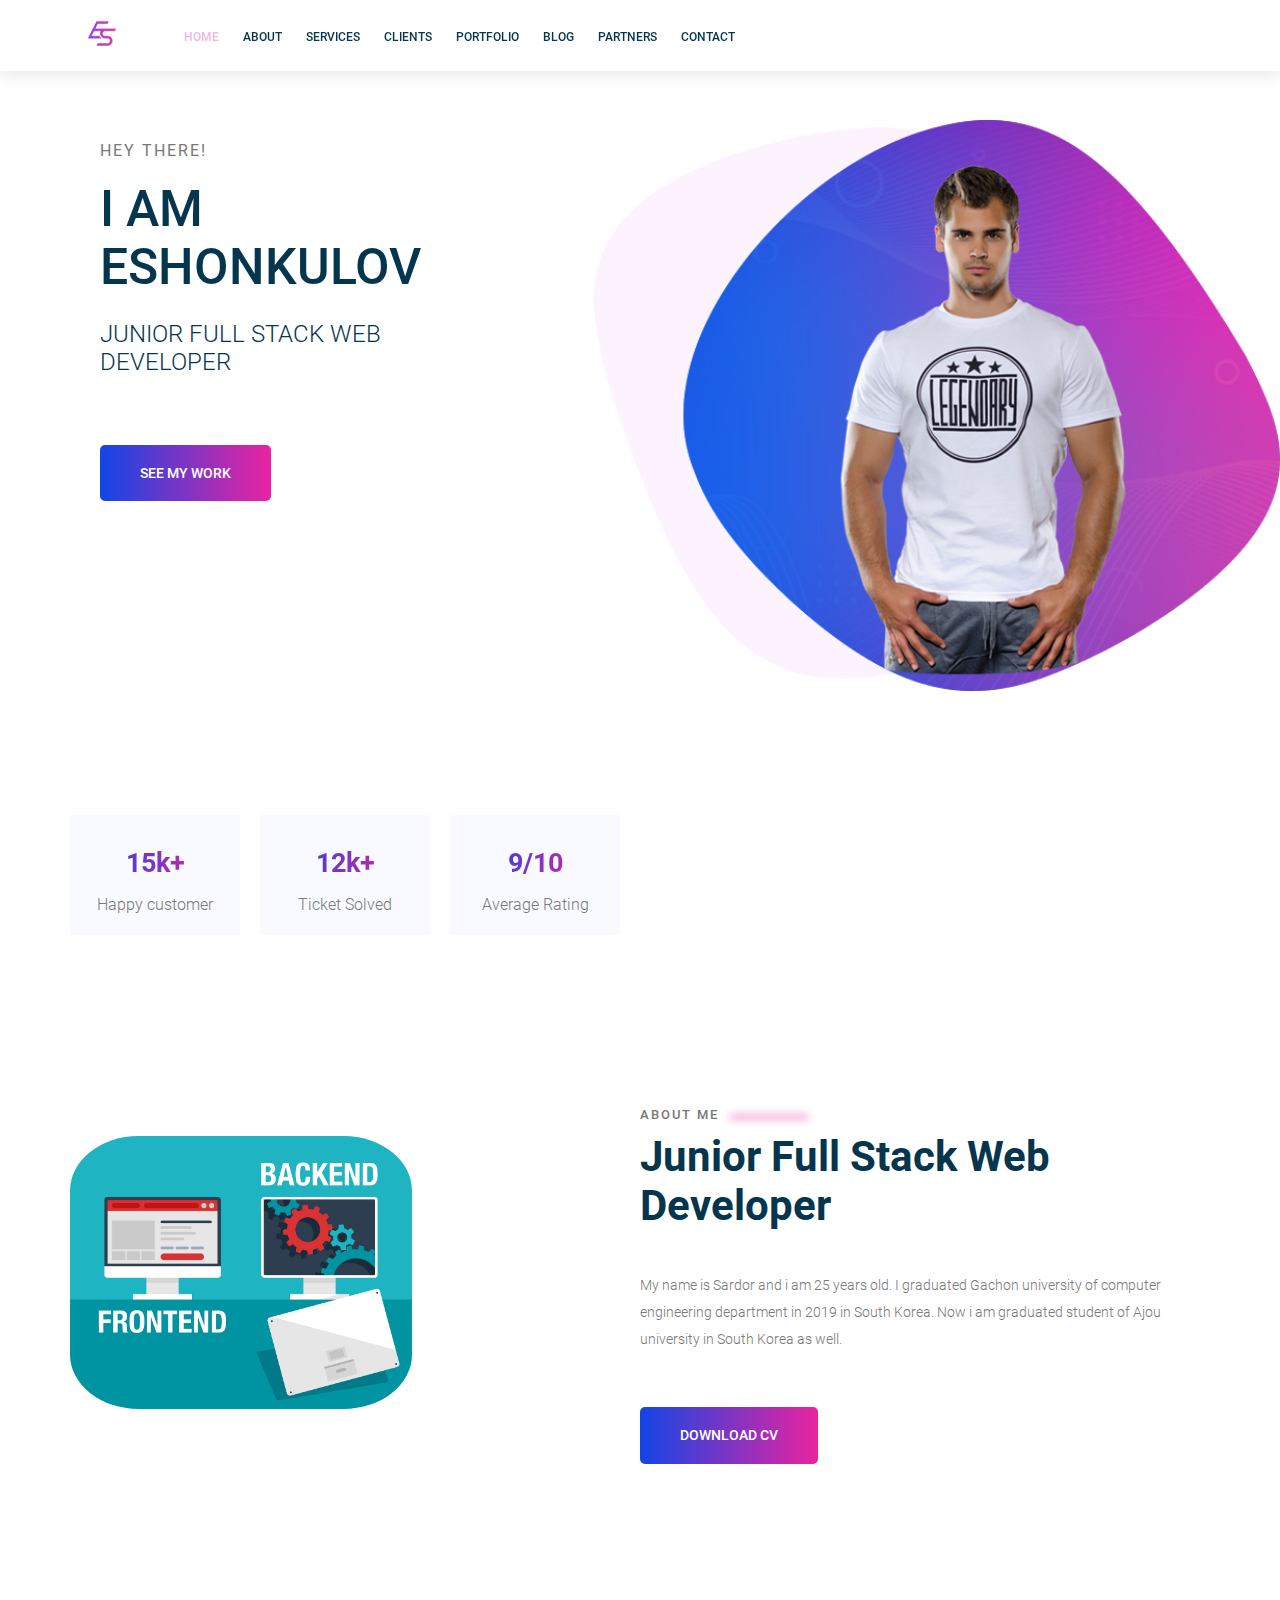
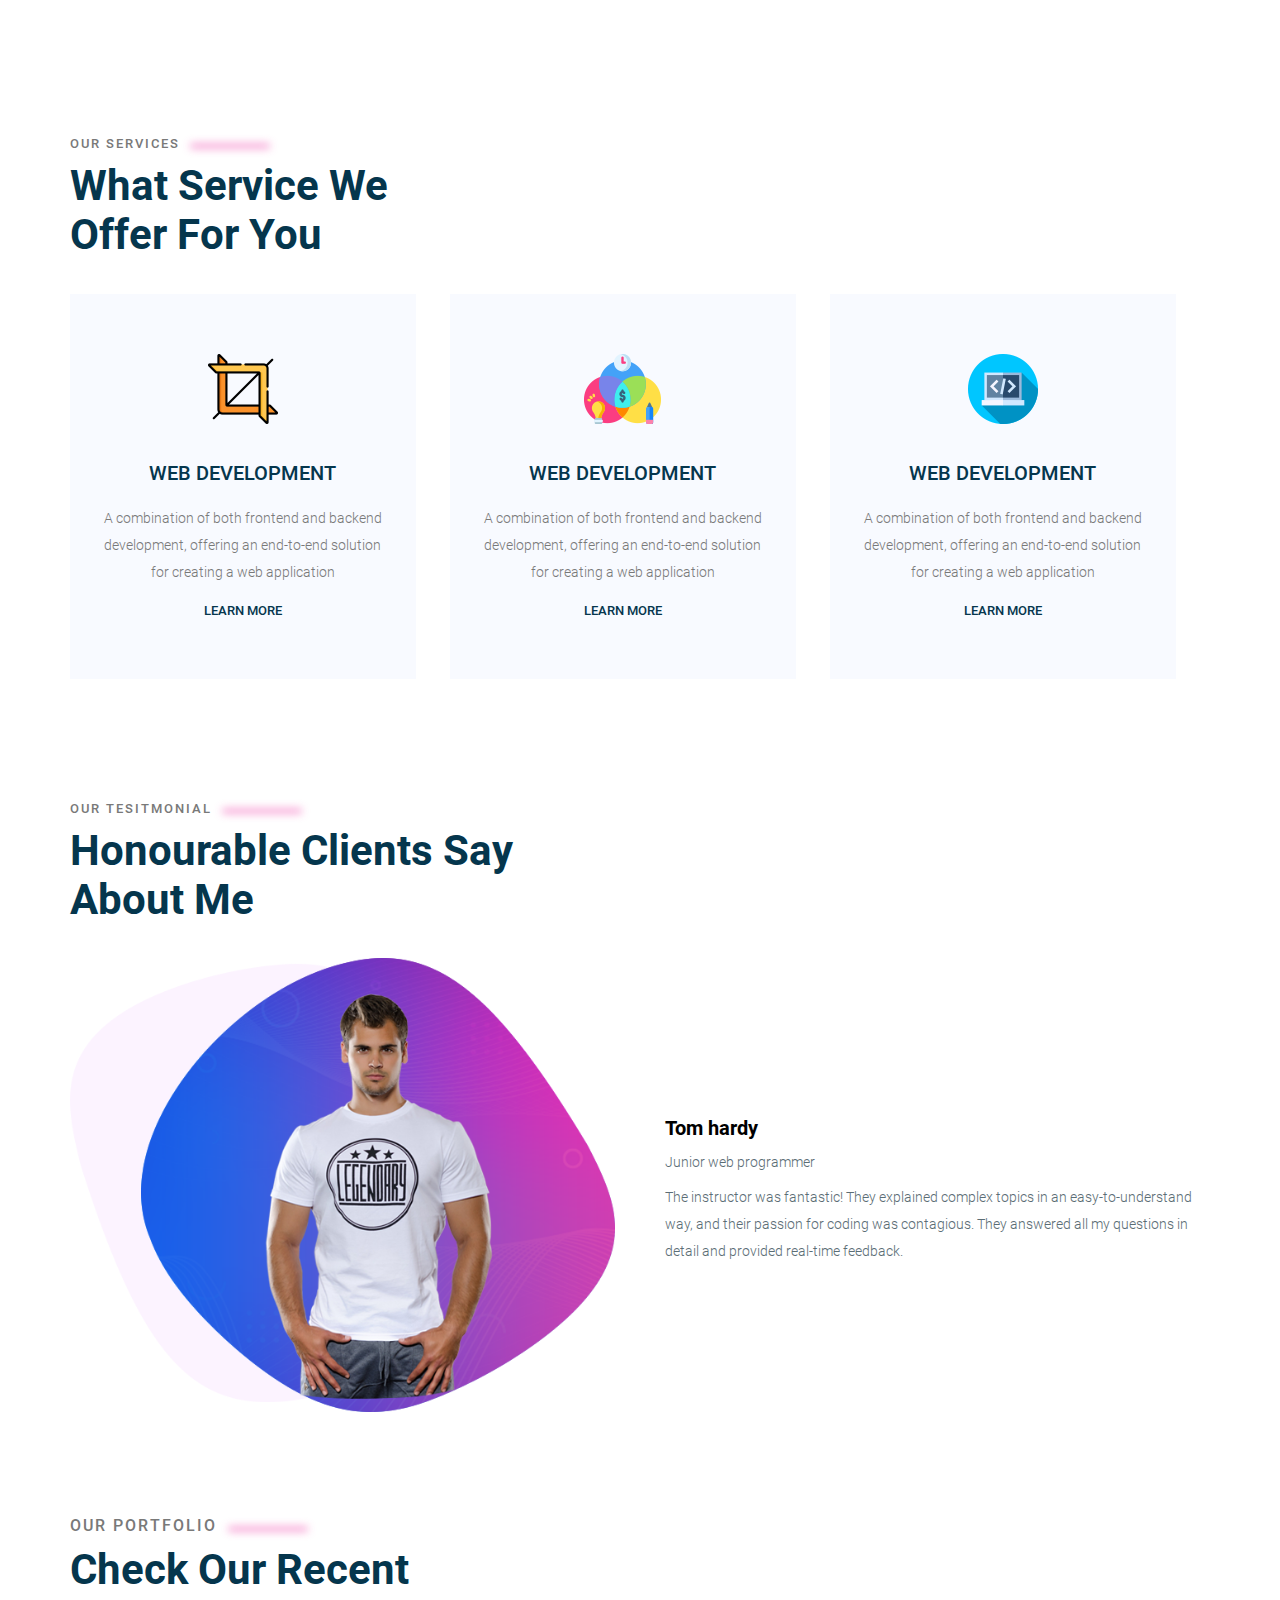
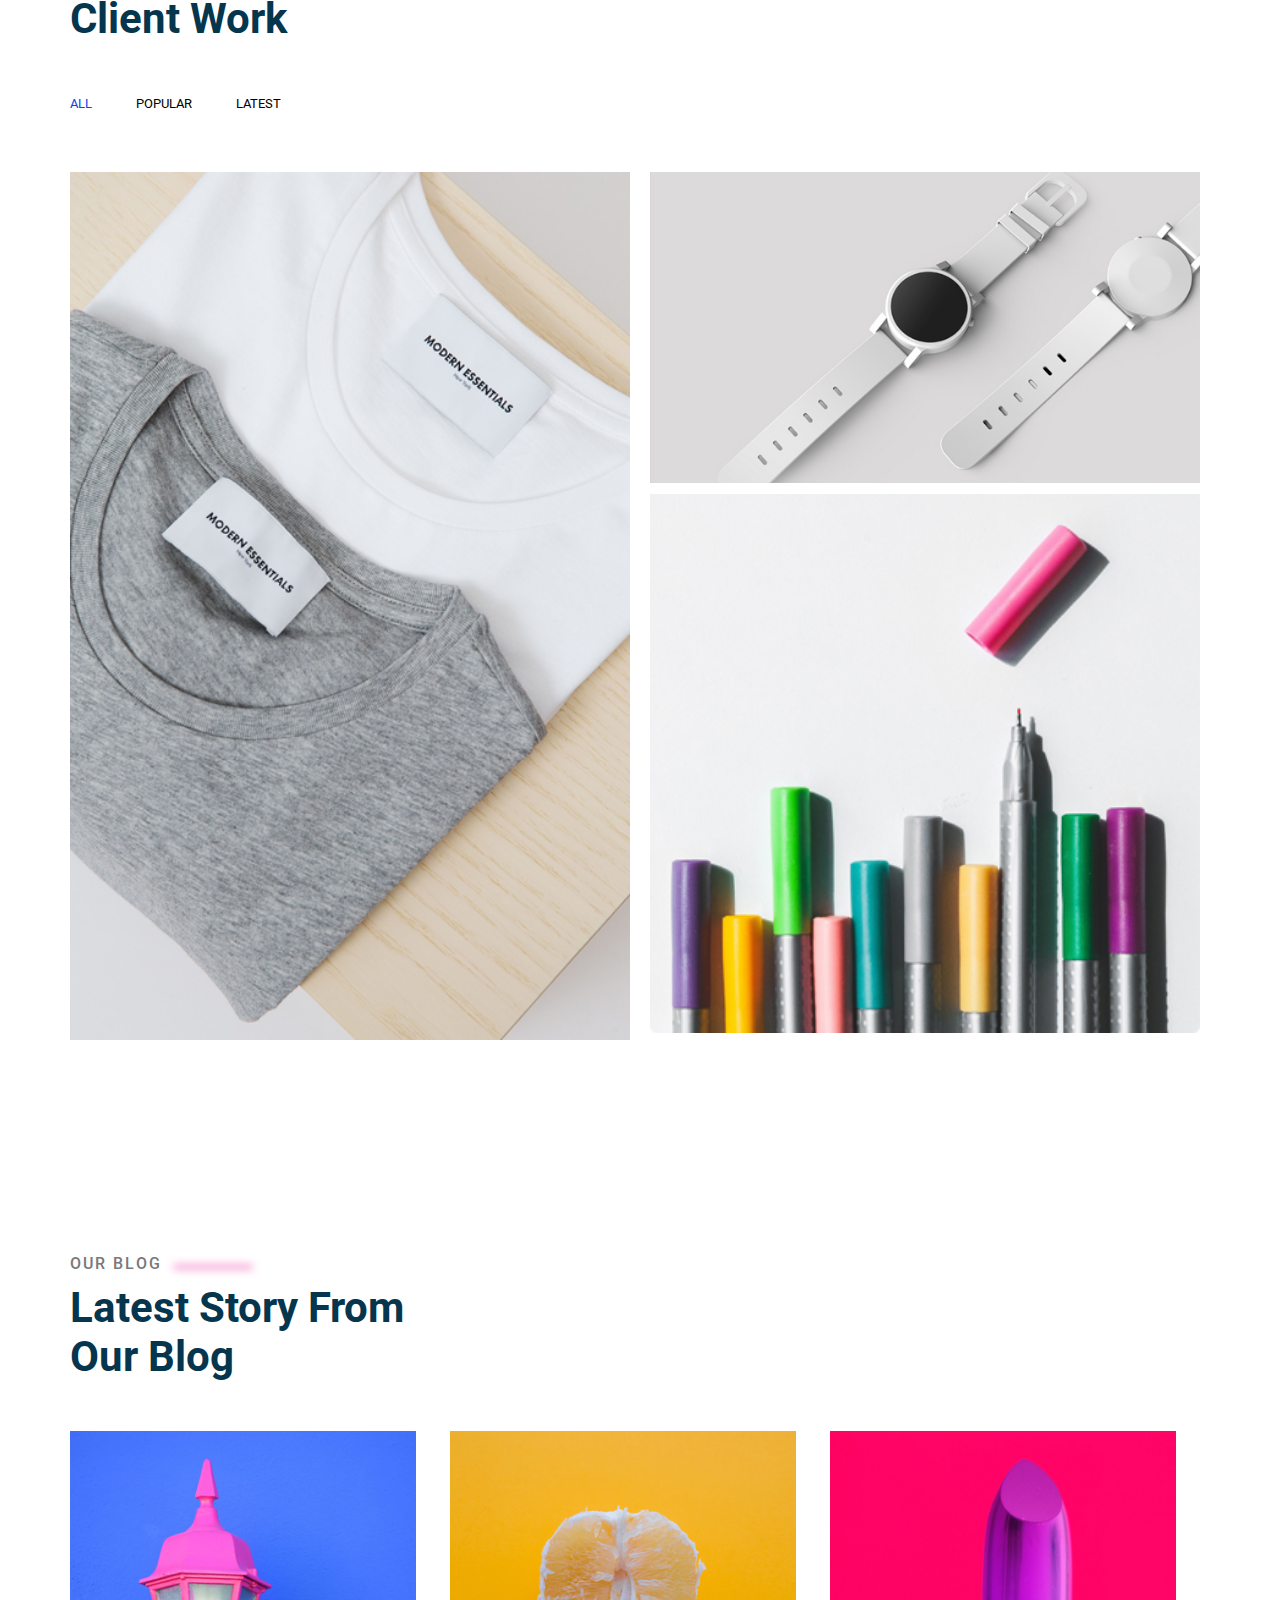
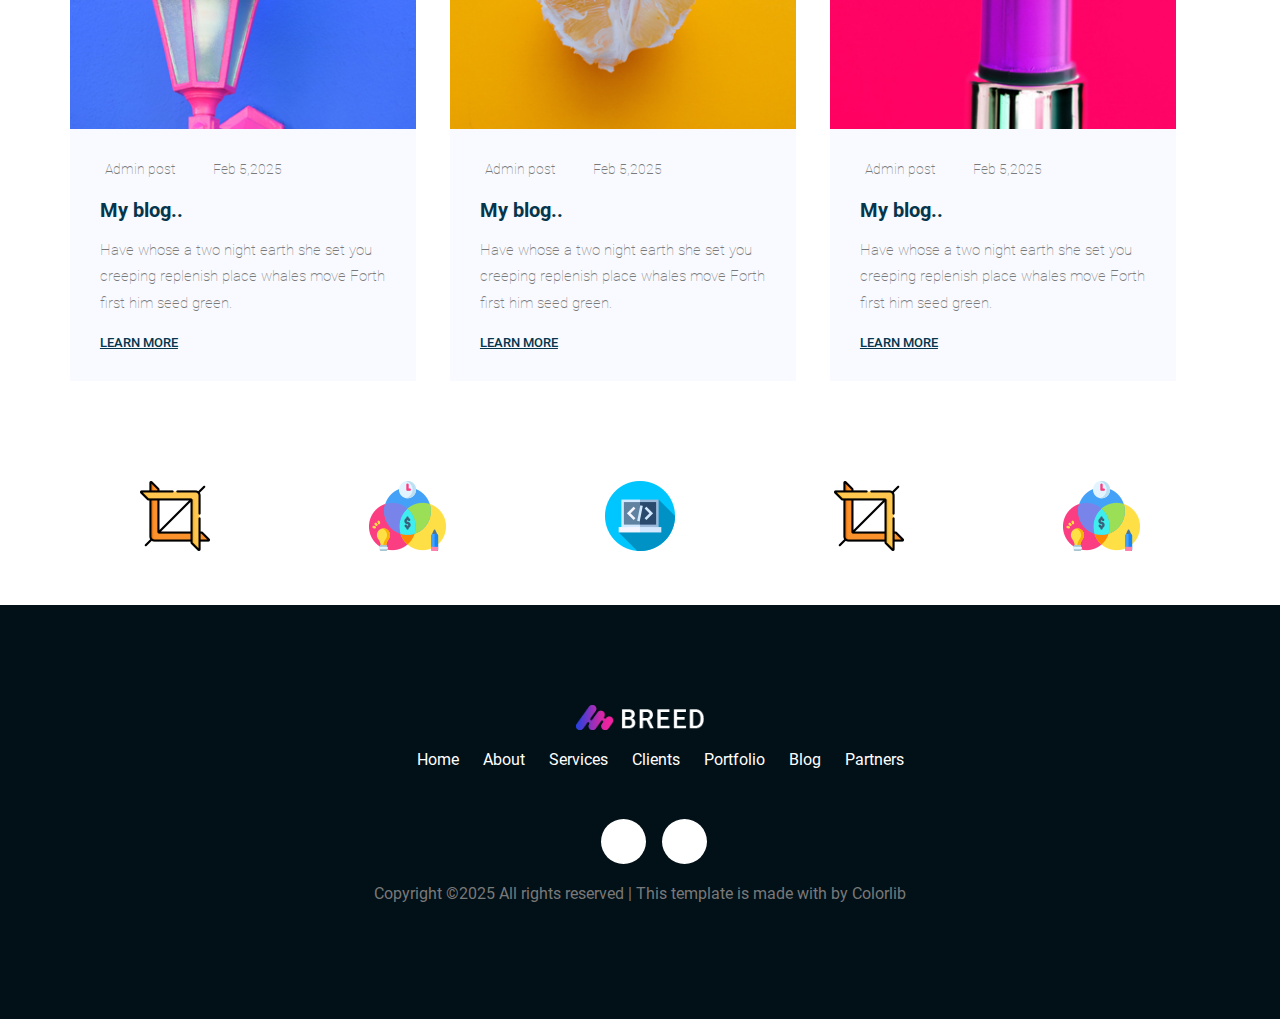
<file: index.html>
<!DOCTYPE html>
<html lang="en">
<head>
  <meta charset="UTF-8">
  <meta name="viewport" content="width=device-width, initial-scale=1.0">
  <title>Portfolio</title>
  <link rel="stylesheet" href="css/shared.css">
  <link rel="stylesheet" href="css/main.css">
  <link rel="stylesheet" href="https://cdnjs.cloudflare.com/ajax/libs/font-awesome/6.7.1/css/all.min.css" integrity="sha512-5Hs3dF2AEPkpNAR7UiOHba+lRSJNeM2ECkwxUIxC1Q/FLycGTbNapWXB4tP889k5T5Ju8fs4b1P5z/iB4nMfSQ==" crossorigin="anonymous" referrerpolicy="no-referrer" />
</head>  
<body>
  <!-- Header section -->
    <header class="main-header">
      <div class="container">
        <div class="main-header__brand">
        <a href="index.html">
          <img src="images/logo.png" alt="Logo">
        </a>
        </div>
        <nav class="main-navigation">
        <ul class="main-navigation__items">
          <li class="main-navigation__item active">
            <a href="index.html">Home</a>
          </li>
          <li class="main-navigation__item">
            <a href="#about-me">About</a>
          </li>
          <li class="main-navigation__item">
            <a href="#services">Services</a>
          </li>
          <li class="main-navigation__item">
            <a href="#clients">Clients</a>
          </li>
          <li class="main-navigation__item">
            <a href="#portfolio">Portfolio</a>
          </li>
          <li class="main-navigation__item">
            <a href="#blog">Blog</a>
          </li>
          <li class="main-navigation__item">
            <a href="#partners">Partners</a>
          </li>
          <li class="main-navigation__item">
            <a href="contact.html" target="_blank">Contact</a>
          </li>
        </ul>
        </nav>
      </div>
    </header>
  </div>

  <!-- /Header section -->

  <!-- Home section -->
  <div class="main-banner">
    <div class="container">
      <section id="main-section" class="main-section">
        <div class="main-section__info">
          <h4 class="main-section__welcome to-uppercase">Hey there!</h4>
          <h1 class="main-section__introduction to-uppercase">I am Eshonkulov</h1>
          <h3 class="main-section__position to-uppercase">Junior full stack web developer</h3>
          <div class="main-section__social-networks">
          <a href="https://t.me/Sadriddinovich1" target="_blank">
            <i class="fa-brands fa-telegram"></i>
          </a>
          <a href="https://www.instagram.com/ee.sardor14/" target="_blank">
            <i class="fa-brands fa-instagram"></i>
          </a>
        </div>
        <button type="button" class="button main-section__action to-uppercase">
        See my work
        </button>
        </div>
        <div class="main-section__image">
          <img src="images/sardor1.jpg" alt="My image">
        </div>
     </section>
      <div class="clearfix"></div>
   </div>
  </div>
    
   
   <!-- /Home section -->

   <!-- Statistics -->
    <div class="container">
      <section id="statistics" class="statistics">
        <div class="statistics__item">
          <h3 class="statistics__number">
            15k+
          </h3>
          <p class="statistics__title">
            Happy customer
          </p>
        </div>

        <div class="statistics__item">
          <h3 class="statistics__number">
            12k+
          </h3>
          <p class="statistics__title">
            Ticket Solved
          </p>
        </div>

        <div class="statistics__item">
          <h3 class="statistics__number">
            9/10
          </h3>
          <p class="statistics__title">
            Average Rating
          </p>
        </div>
      </section>
    </div>

   <!-- About section -->

   <div class="container">
    <section id="about-me" class="about-me">
      <div class="about-me__image">
        <img src="/images/about-me.png" alt="About me image">
      </div>

      <div class="about-me__info">
        <h5 class="section-subtitle">
          About me
          <span class="blur-line"></span>
        </h5>
        <h3 class="section-title">
          Junior full stack web developer
        </h3>
        <p class="about-me__description">
          My name is Sardor and i am 25 years old. I graduated Gachon university of computer engineering department in 2019 in South Korea. Now i am graduated student of Ajou university in South Korea as well.
        </p>
        <button type="button" class="button to-uppercase about-me__action">
          Download CV
        </button>
      </div>
     </section>
     <div class="clearfix"></div>
   </div>
   
   <!-- /About section -->

   <!-- Services section -->

   <div class="container">
    <section id="services" class="services">
      <h5 class="section-subtitle">
        Our services
        <span class="blur-line"></span>
      </h5>
      <h2 class="section-title">
        What service we <br>
        offer for you
      </h2>
      <div class="services__cards">
        <div class="service-card">
          <img class="service-card__icon" src="images/service-1.png" alt="Service 1">
          <h5 class="service-card__title">Web development</h5>
          <p class="service-card__description">
            A combination of both frontend and backend development, offering an end-to-end solution for creating a web application
          </p>
          <a href="#" class="service-card__link">
            Learn more
          </a>
        </div>

        <div class="service-card">
          <img class="service-card__icon" src="images/service-2.png" alt="Service 1">
          <h5 class="service-card__title">Web development</h5>
          <p class="service-card__description">
            A combination of both frontend and backend development, offering an end-to-end solution for creating a web application
          </p>
          <a href="#" class="service-card__link">
            Learn more
          </a>

        </div>
        <div class="service-card">
          <img class="service-card__icon" src="images/service-3.png" alt="Service 3">
          <h5 class="service-card__title">Web development</h5>
          <p class="service-card__description">
            A combination of both frontend and backend development, offering an end-to-end solution for creating a web application
          </p>
          <a href="#" class="service-card__link">
            Learn more
          </a>
        </div>
      </div>
     </section>
   </div>

   <!-- /Services section -->

   <!-- Clients section -->

   <div class="container">
    <section id="clients" class="clients">
      <h5 class="section-subtitle">
        Our tesitmonial
        <span class="blur-line"></span>
      </h5>
      <h2 class="section-title">
        Honourable clients say <br>
        about me
      </h2>
      <div class="client-items">
        <div class="client-item">
          <div class="client-item__image">
            <img src="images/client.png" alt="Client image">
          </div>
          <div class="client-item__info">
            <h3 class="client-item__name">
              Tom hardy
            </h3>
            <p class="client-item__position">
              Junior web programmer
            </p>
            <p class="client-item__review">
              The instructor was fantastic! They explained complex topics in an easy-to-understand way, and their passion for coding was contagious. They answered all my questions in detail and provided real-time feedback.
            </p>
            <div class="client-item__rate">
              <i class="fa-solid fa-star"></i>
              <i class="fa-solid fa-star"></i>
              <i class="fa-solid fa-star"></i>
              <i class="fa-solid fa-star"></i>
              <i class="fa-solid fa-star disabled"></i>
            </div>
          </div>
        </div>
      </div>
     </section>
     <div class="clearfix"></div>  
   </div>
   <!-- /Clients section -->

   <!-- Portfolio section -->

   <div class="container">
    <section id="portfolio" class="portfolio">
      <div class="section-subtitle">
          Our portfolio
          <span class="blur-line"></span>
      </div>
      <div class="section-title">
        Check our recent <br>
        Client work
      </div>
      <ul class="portfolio-filters">
        <li class="active">
          All
        </li>
        <li>
          Popular
        </li>
        <li>
          Latest
        </li>
      </ul>
      <div class="portfolio-items">
        <div class="portfolio-item portfolio-item-1"> 
          <img src="images/portfolio-1.jpg" class="portfolio-item__image"  alt="Portfolio image 1">
          <div class="portfolio-item__overlay"></div>
          <div class="portfolio-item__info">
            <h4>
              <a href="#">Portfolio item 1</a>
            </h4>
            <p>
              About our work
            </p>
          </div>
        </div>
        <div class="portfolio-item portfolio-item-2">
          <img src="images/portfolio-2.jpg" class="portfolio-item__image"  alt="Portfolio image 2">
          <div class="portfolio-item__overlay"></div>
          <div class="portfolio-item__info">
            <h4>
              <a href="#">Portfolio item 2</a>
            </h4>
            <p>
              About our work
            </p>
          </div>
        </div>
        <div class="portfolio-item portfolio-item-3">
          <img src="images/portfolio-3.jpg" class="portfolio-item__image"  alt="Portfolio image 3">
          <div class="portfolio-item__overlay"></div>
          <div class="portfolio-item__info">
            <h4>
              <a href="#">Portfolio item 3</a>
            </h4>
            <p>
              About our work
            </p>
          </div>
        </div>
      </div>
     </section>
   </div>

   <!-- /Portfolio section -->

   <!-- Blog section -->

    <div class="container">
      <section id="blog" class="blog">
        <div class="section-subtitle">
          Our blog
          <span class="blur-line"></span>
        </div>
        <div class="section-title">
          Latest story from <br>
          our blog
        </div>
        <div class="blog-items">
          <div class="blog-item">
            <div class="blog-item__image">
              <img src="images/blog-1.jpg" alt="Blog 1 image">
            </div>
            <div class="blog-item__info">
              <div class="blog-item__main-info">
                <span class="blog-item__author">
                  <i class="fa fa-user"></i>
                  Admin post
                </span>
                <span class="blog-item__date">
                  <i class="fa fa-calendar"></i>
                  Feb 5,2025
                </span>
              </div>
              <h5 class="blog-item__title">
                My blog..
              </h5>
              <p class="blog-item__description">
                Have whose a two night earth she set you creeping replenish place whales move Forth first him seed green.
              </p>
              <a href="#" class="blog-item__learn-more">
                Learn more
              </a>
            </div>
          </div>
          <div class="blog-item">
            <div class="blog-item__image">
              <img src="images/blog-2.jpg" alt="Blog 2 image">
            </div>
            <div class="blog-item__info">
              <div class="blog-item__main-info">
                <span class="blog-item__author">
                  <i class="fa fa-user"></i>
                  Admin post
                </span>
                <span class="blog-item__date">
                  <i class="fa fa-calendar"></i>
                  Feb 5,2025
                </span>
              </div>
              <h5 class="blog-item__title">
                My blog..
              </h5>
              <p class="blog-item__description">
                Have whose a two night earth she set you creeping replenish place whales move Forth first him seed green.
              </p>
              <a href="#" class="blog-item__learn-more">
                Learn more
              </a>
            </div>
          </div>
          <div class="blog-item">
            <div class="blog-item__image">
              <img src="images/blog-3.jpg" alt="Blog 3 image">
            </div>
            <div class="blog-item__info">
              <div class="blog-item__main-info">
                <span class="blog-item__author">
                  <i class="fa fa-user"></i>
                  Admin post
                </span>
                <span class="blog-item__date">
                  <i class="fa fa-calendar"></i>
                  Feb 5,2025
                </span>
              </div>
              <h5 class="blog-item__title">
                My blog..
              </h5>
              <p class="blog-item__description">
                Have whose a two night earth she set you creeping replenish place whales move Forth first him seed green.
              </p>
              <a href="#" class="blog-item__learn-more">
                Learn more
              </a>
            </div>
          </div>
        </div>
      </section> 
    </div>

   <!-- /Blog section -->

   <!-- Partners section -->

   <div class="container">
    <section id="partners" class="partners">
      <div class="partner">
        <img src="/images/service-1.png" alt="partner 1">
      </div>
      <div class="partner">
        <img src="/images/service-2.png" alt="partner 2">
      </div>
      <div class="partner">
        <img src="/images/service-3.png" alt="partner 3">
      </div> <div class="partner">
        <img src="/images/service-1.png" alt="partner 4">
      </div> <div class="partner">
        <img src="/images/service-2.png" alt="partner 5">
      </div>
     </section>
   </div>

   <!-- /Partners section -->

   <!-- Footer section -->
    
    <footer class="footer">
      <div class="container">
        <div class="footer__brand">
          <img src="images/logo2.png" alt="Logo">
        </div>
        <nav class="footer__navigation">
          <ul class="footer__navigation-items">
            <li class="footer__navigation-item">
              <a href="#">Home</a>
            </li>
            <li class="footer__navigation-item">
              <a href="#">About</a>
            </li>
            <li class="footer__navigation-item">
              <a href="#">Services</a>
            </li>
            <li class="footer__navigation-item">
              <a href="#">Clients</a>
            </li>
            <li class="footer__navigation-item">
              <a href="#">Portfolio</a>
            </li>
            <li class="footer__navigation-item">
              <a href="#">Blog</a>
            </li>
            <li class="footer__navigation-item">
              <a href="#">Partners</a>
            </li>
          </ul>
        </nav>
        <ul class="footer__socials">
          <li class="footer__social">
            <a href="#">
              <i class="fab fa-telegram"></i>
            </a>
          </li>
          <li class="footer__social">
            <a href="#">
              <i class="fab fa-instagram"></i>
            </a>
          </li>
        </ul>
        <p class="footer__text">
          Copyright ©2025 All rights reserved | This template is made with by Colorlib
        </p>
      </div>
    </footer>

   <!-- Footer section -->
</body>
</file>
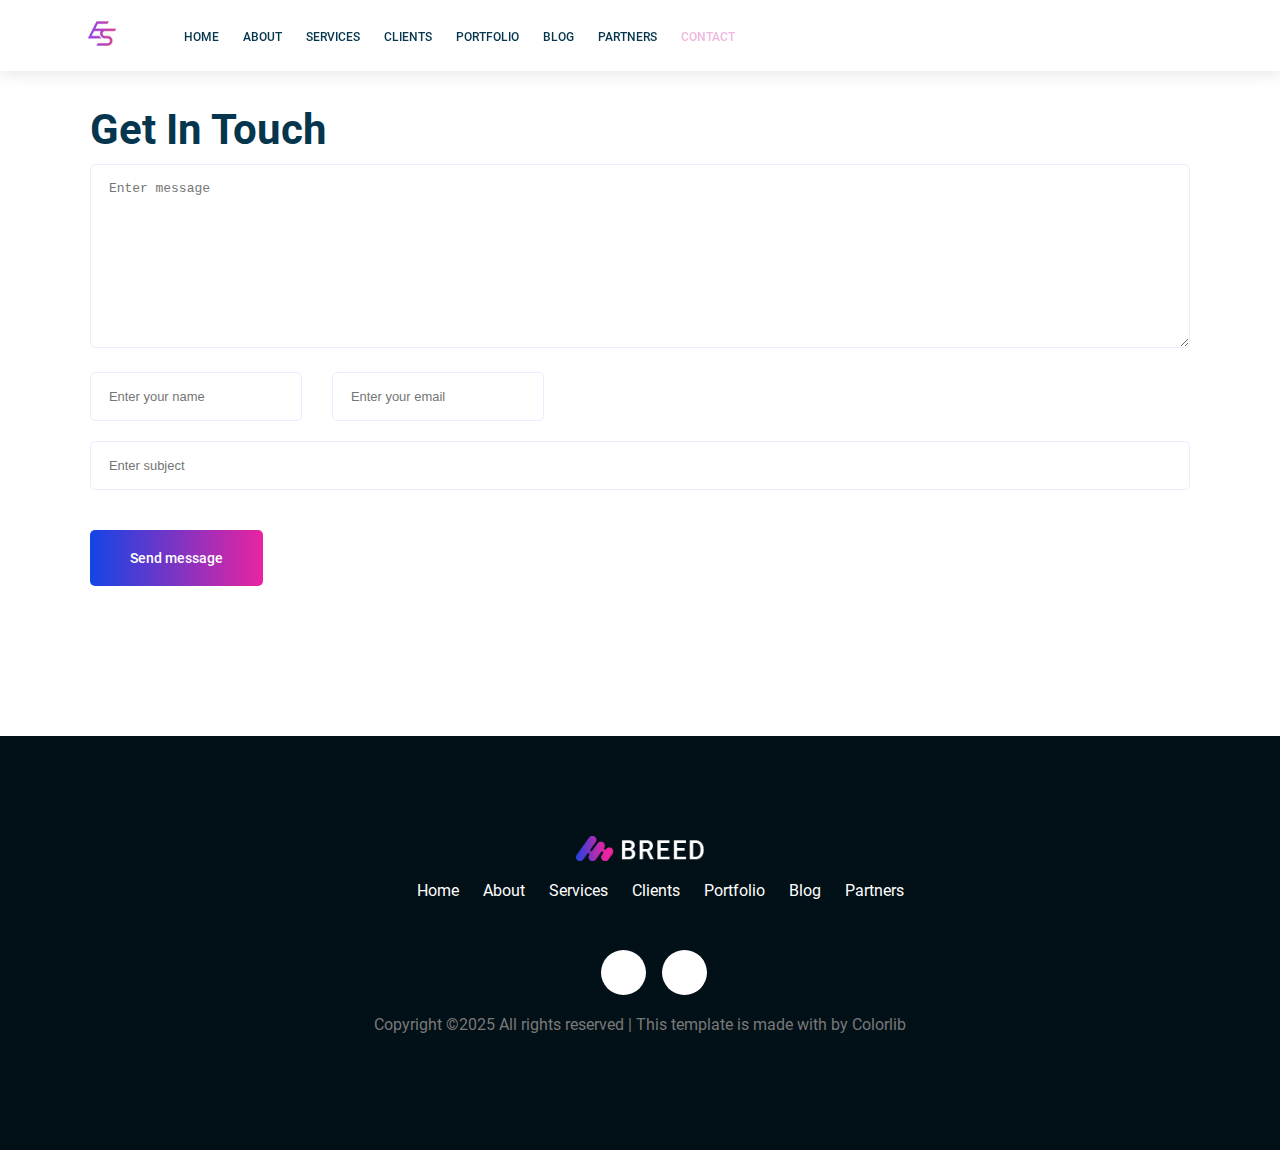
<file: contact.html>
<!DOCTYPE html>
<html lang="en">
<head>
  <meta charset="UTF-8">
  <meta name="viewport" content="width=device-width, initial-scale=1.0">
  <link rel="preconnect" href="https://fonts.googleapis.com">
  <link rel="preconnect" href="https://fonts.gstatic.com" crossorigin>
  <link href="https://fonts.googleapis.com/css2?family=Lato:wght@300;400;700&family=Roboto:ital,wght@0,100;0,300;0,400;0,500;0,700;0,900;1,100;1,300;1,400;1,500;1,700;1,900&display=swap" rel="stylesheet">
  <title>Portfolio - Contact </title>
  <link rel="stylesheet" href="css/shared.css">
  <link rel="stylesheet" href="css/main.css">
  <link rel="stylesheet" href="css/contact.css">
</head>
<body>
  <!-- Header section -->
 
  <div class="container">
    <section class="contact">
      <div class="section-title">
        Get in touch
      </div>
      <form action="server.php" method="GET">
        <textarea name="message" rows="10" placeholder="Enter message"></textarea>
        <div class="half-flex">
          <div class="contact__firstname">
            <input type="text" name="firstname" placeholder="Enter your name">
          </div>
          <div class="contact__email">
            <input type="email" name="email" placeholder="Enter your email">
          </div>
        </div>
        <input type="text" name="subject" placeholder="Enter subject">
        <button class="button contact__send" type="submit">Send message</button>
      </form>
    </section>
  </div>

  <header class="main-header">
    <div class="container">
      <div class="main-header__brand">
      <a href="index.html">
        <img src="images/logo.png" alt="Logo">
      </a>
      </div>
      <nav class="main-navigation">
      <ul class="main-navigation__items">
        <li class="main-navigation__item">
          <a href="index.html">Home</a>
        </li>
        <li class="main-navigation__item">
          <a href="#">About</a>
        </li>
        <li class="main-navigation__item">
          <a href="#">Services</a>
        </li>
        <li class="main-navigation__item">
          <a href="#">Clients</a>
        </li>
        <li class="main-navigation__item">
          <a href="#">Portfolio</a>
        </li>
        <li class="main-navigation__item">
          <a href="#">Blog</a>
        </li>
        <li class="main-navigation__item">
          <a href="#">Partners</a>
        </li>
        <li class="main-navigation__item active">
          <a href="contact.html" target="_blank">Contact</a>
        </li>
      </ul>
      </nav>
    </div>
  </header>
</div>

<!-- /Header section -->

 <!-- Footer section -->
    
  <footer class="footer">
    <div class="container">
      <div class="footer__brand">
        <img src="images/logo2.png" alt="Logo">
      </div>
      <nav class="footer__navigation">
        <ul class="footer__navigation-items">
          <li class="footer__navigation-item">
            <a href="#">Home</a>
          </li>
          <li class="footer__navigation-item">
            <a href="#">About</a>
          </li>
          <li class="footer__navigation-item">
            <a href="#">Services</a>
          </li>
          <li class="footer__navigation-item">
            <a href="#">Clients</a>
          </li>
          <li class="footer__navigation-item">
            <a href="#">Portfolio</a>
          </li>
          <li class="footer__navigation-item">
            <a href="#">Blog</a>
          </li>
          <li class="footer__navigation-item">
            <a href="#">Partners</a>
          </li>
        </ul>
      </nav>
      <ul class="footer__socials">
        <li class="footer__social">
          <a href="#">
            <i class="fab fa-telegram"></i>
          </a>
        </li>
        <li class="footer__social">
          <a href="#">
            <i class="fab fa-instagram"></i>
          </a>
        </li>
      </ul>
      <p class="footer__text">
        Copyright ©2025 All rights reserved | This template is made with by Colorlib
      </p>
    </div>
  </footer>

<!-- Footer section -->
</body>
</html>
</file>
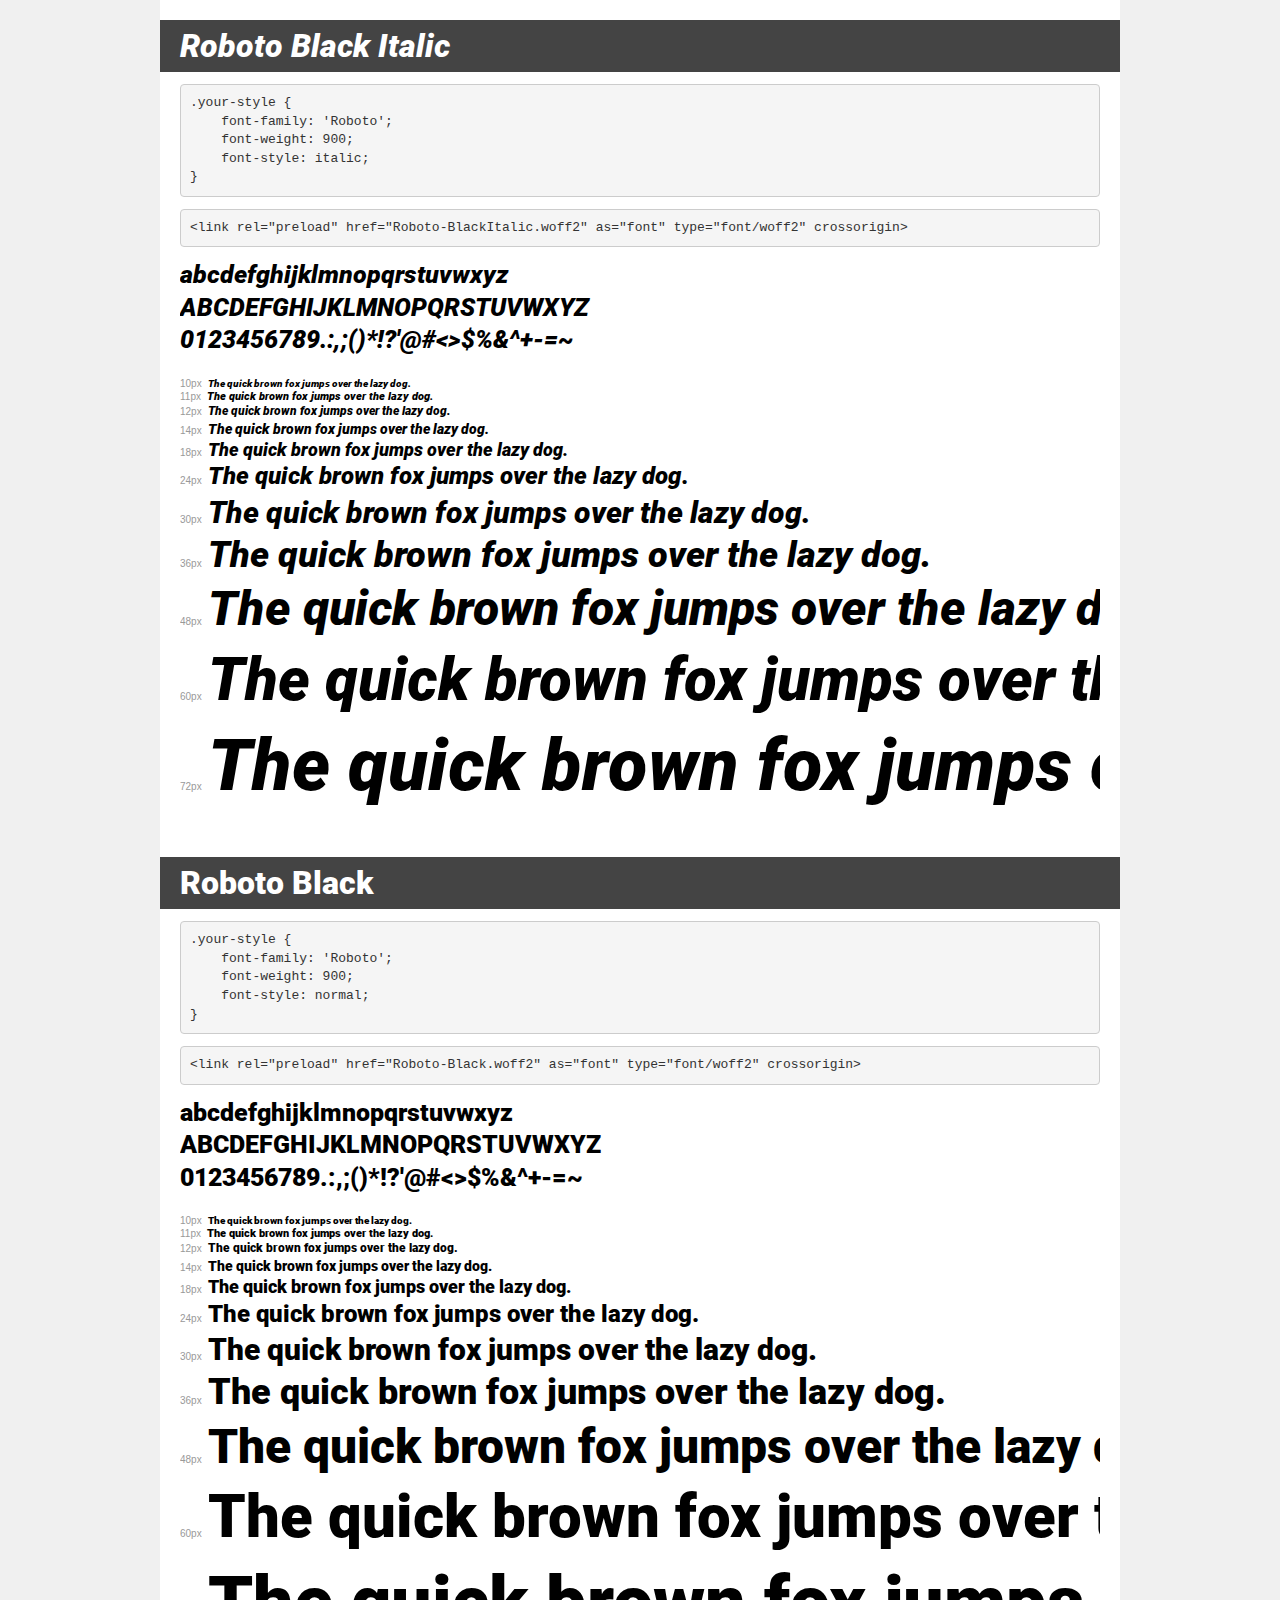
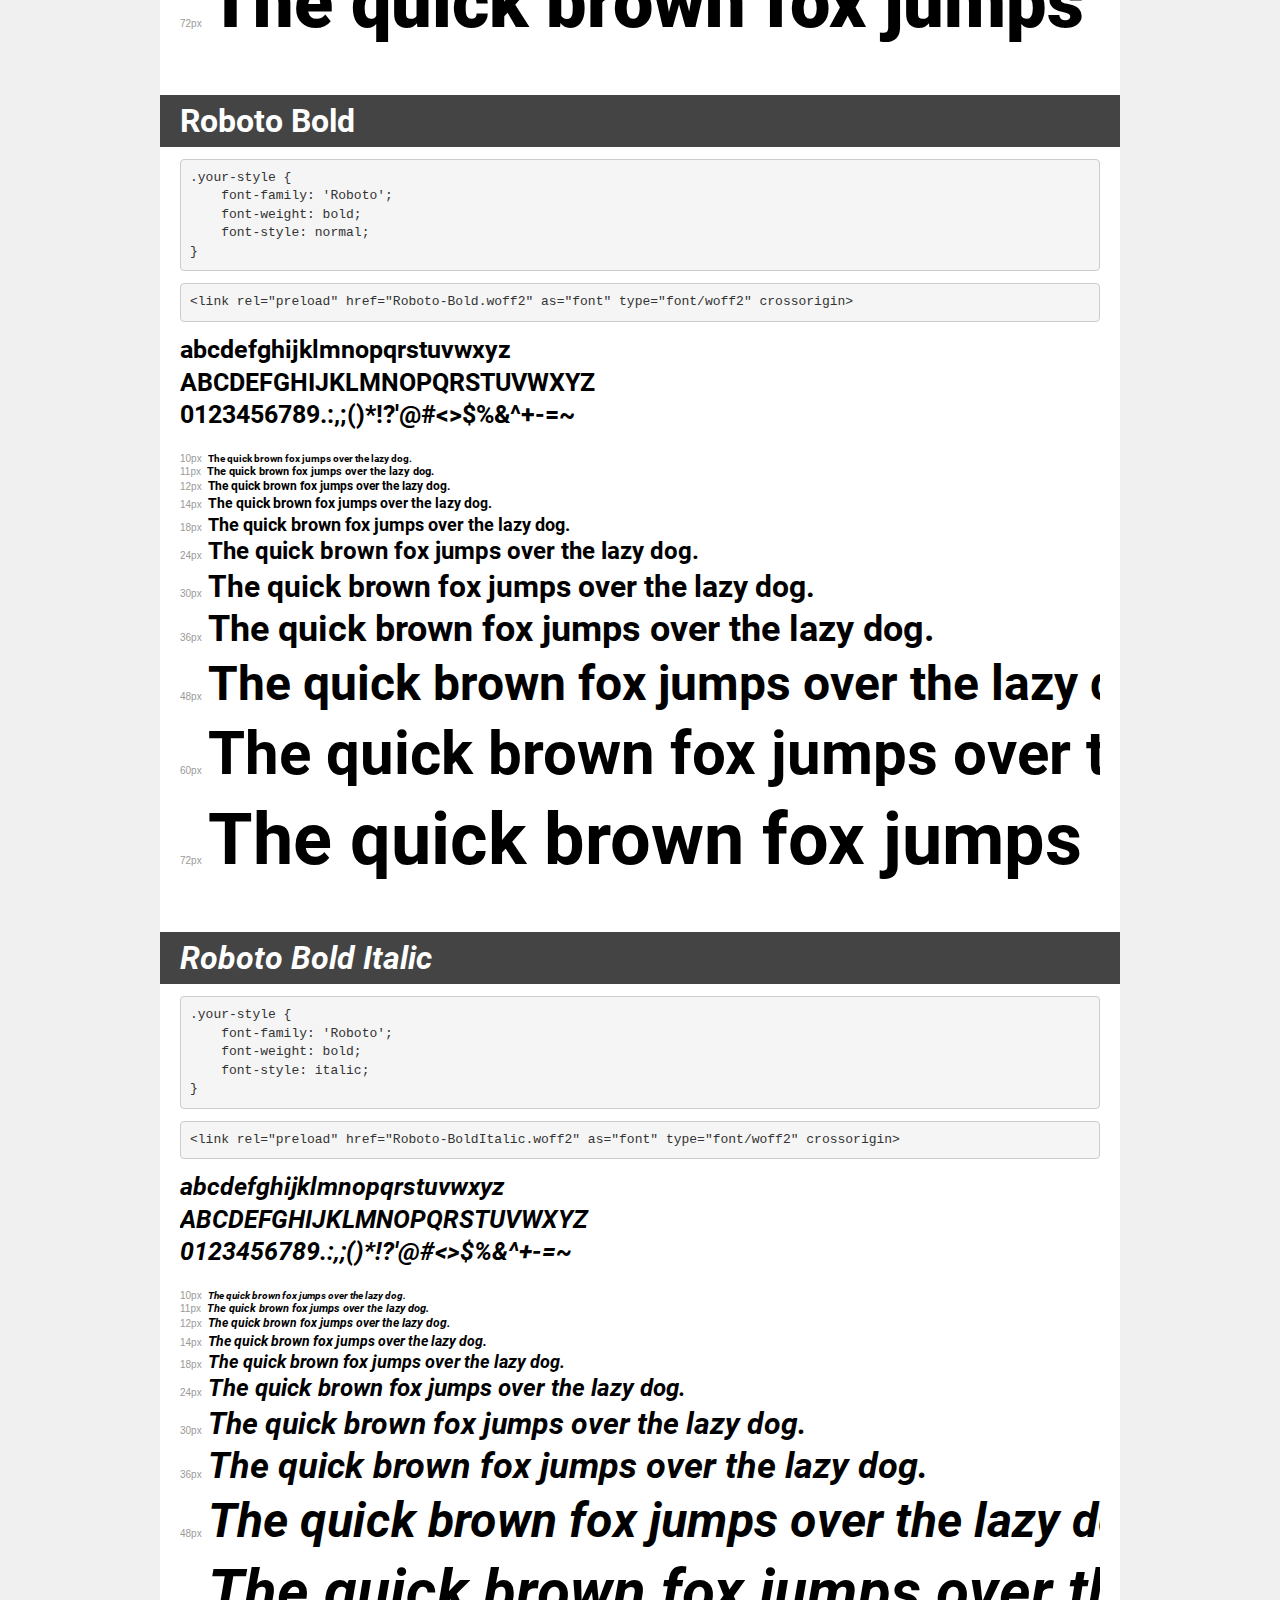
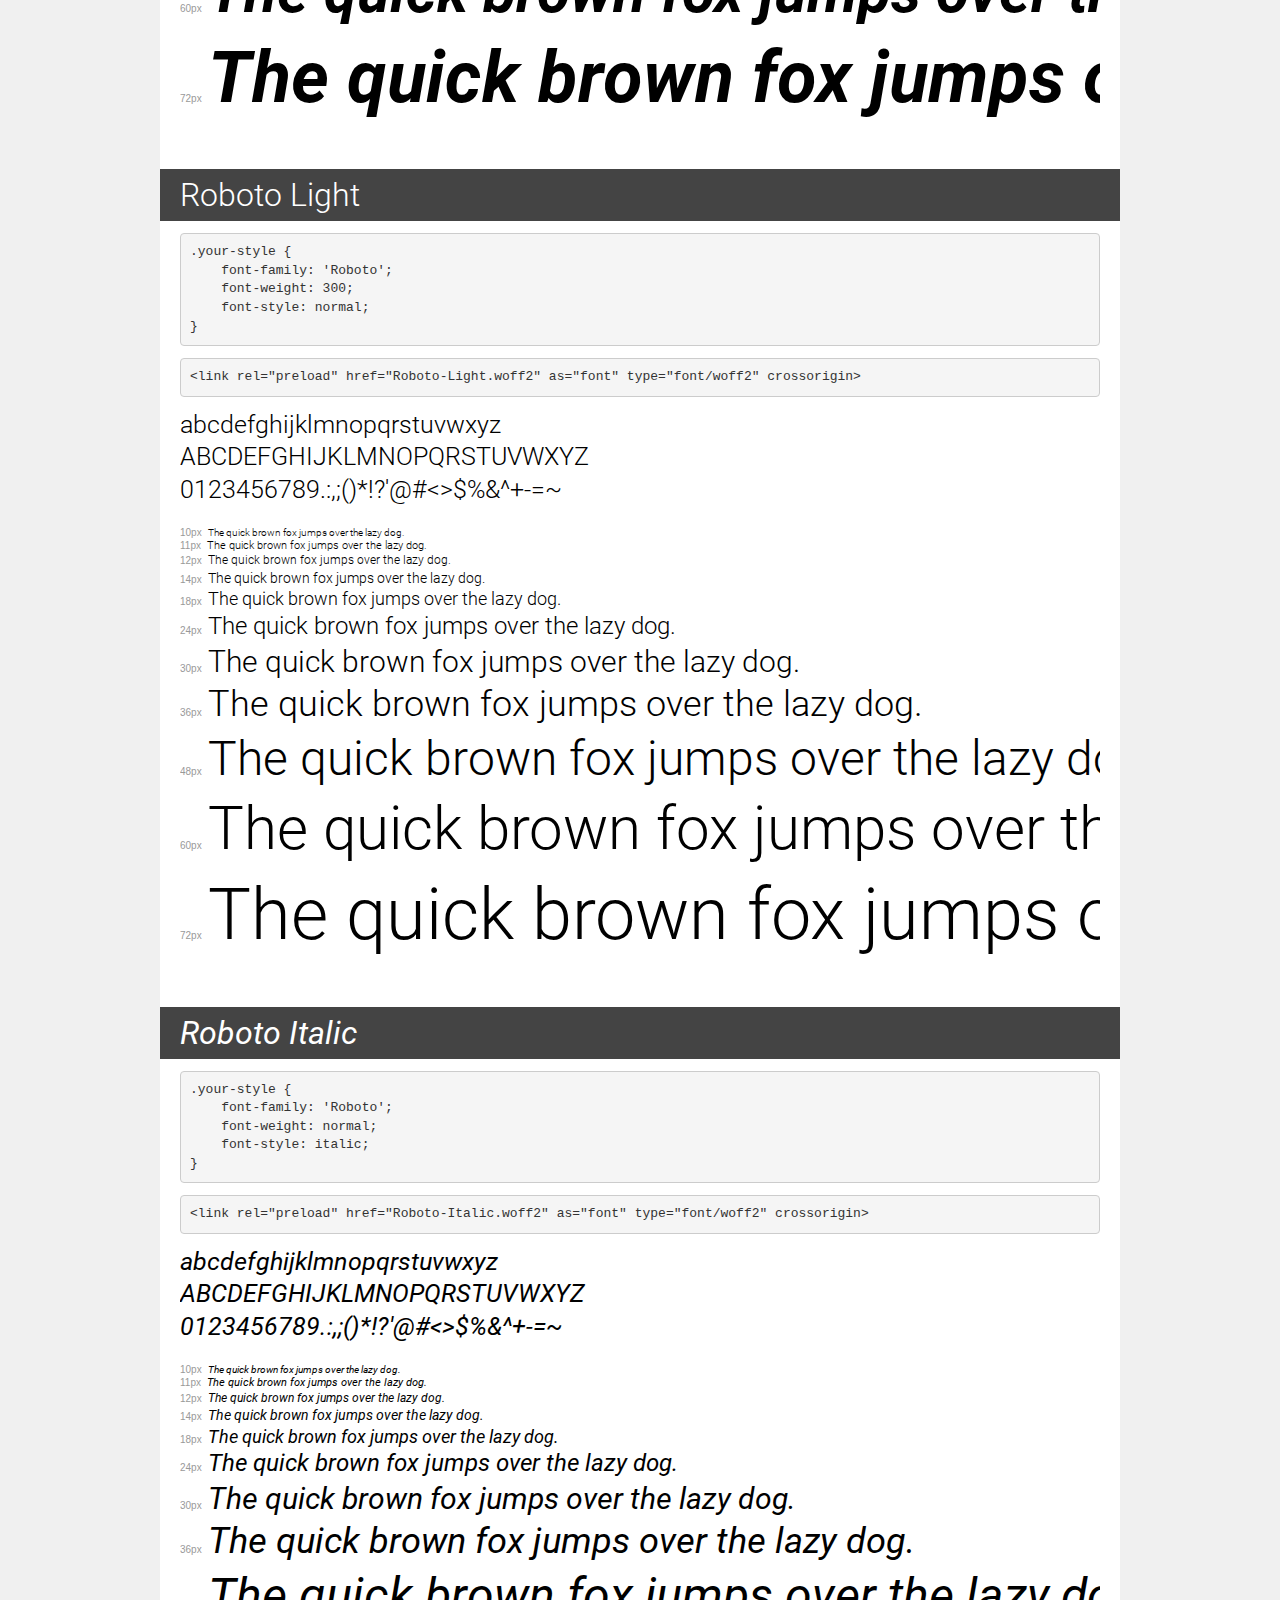
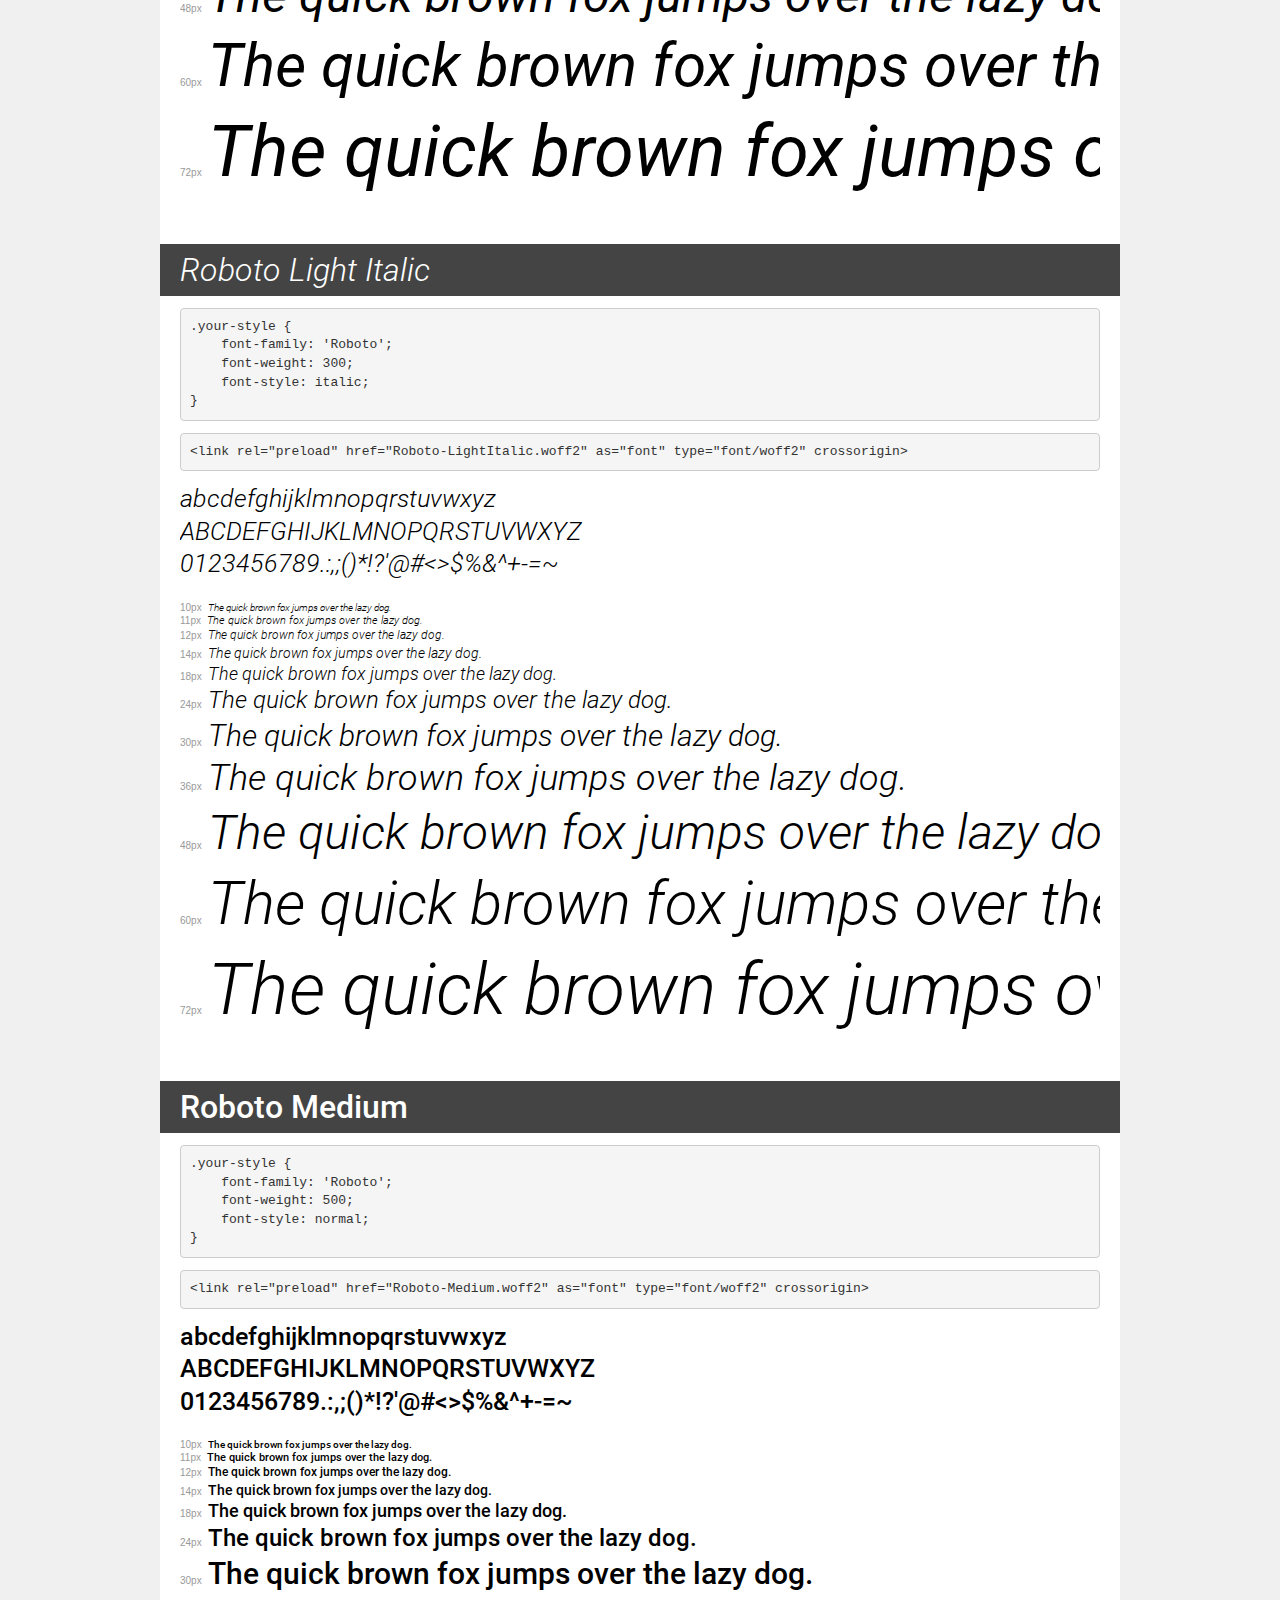
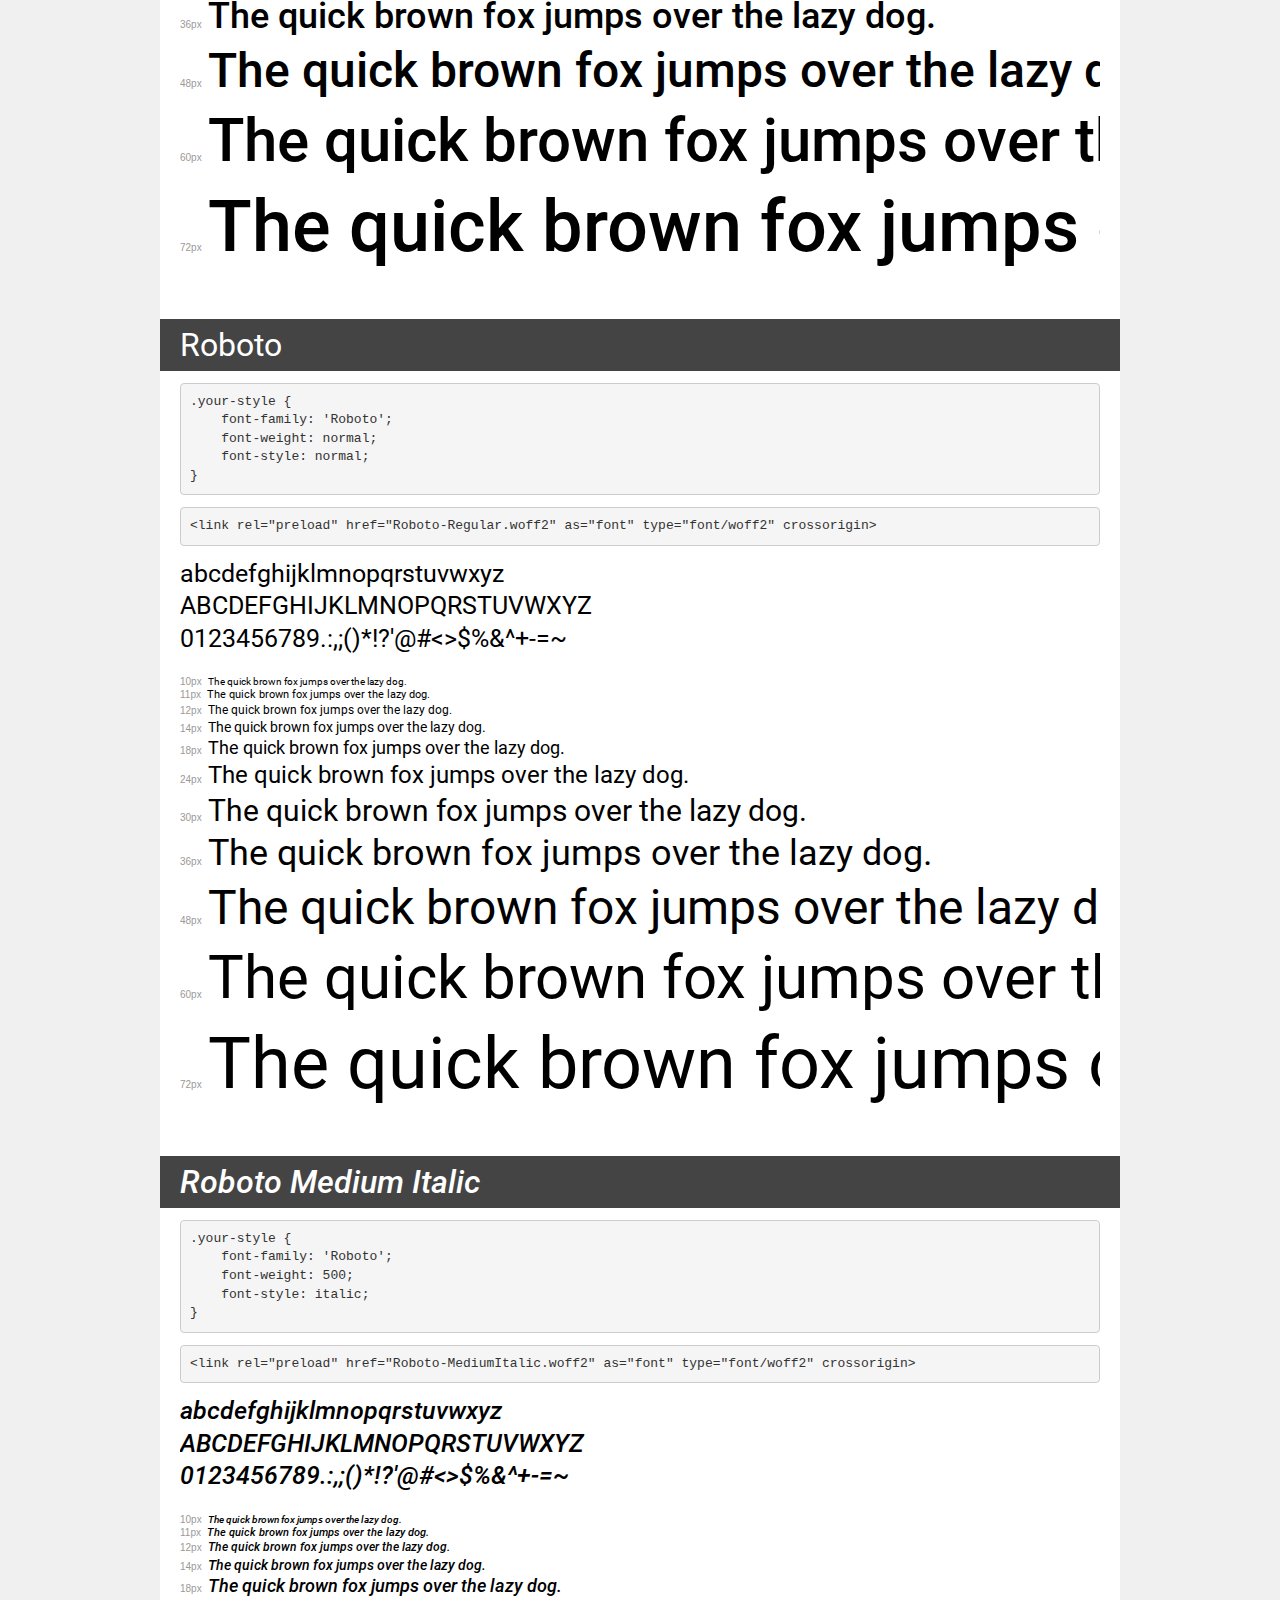
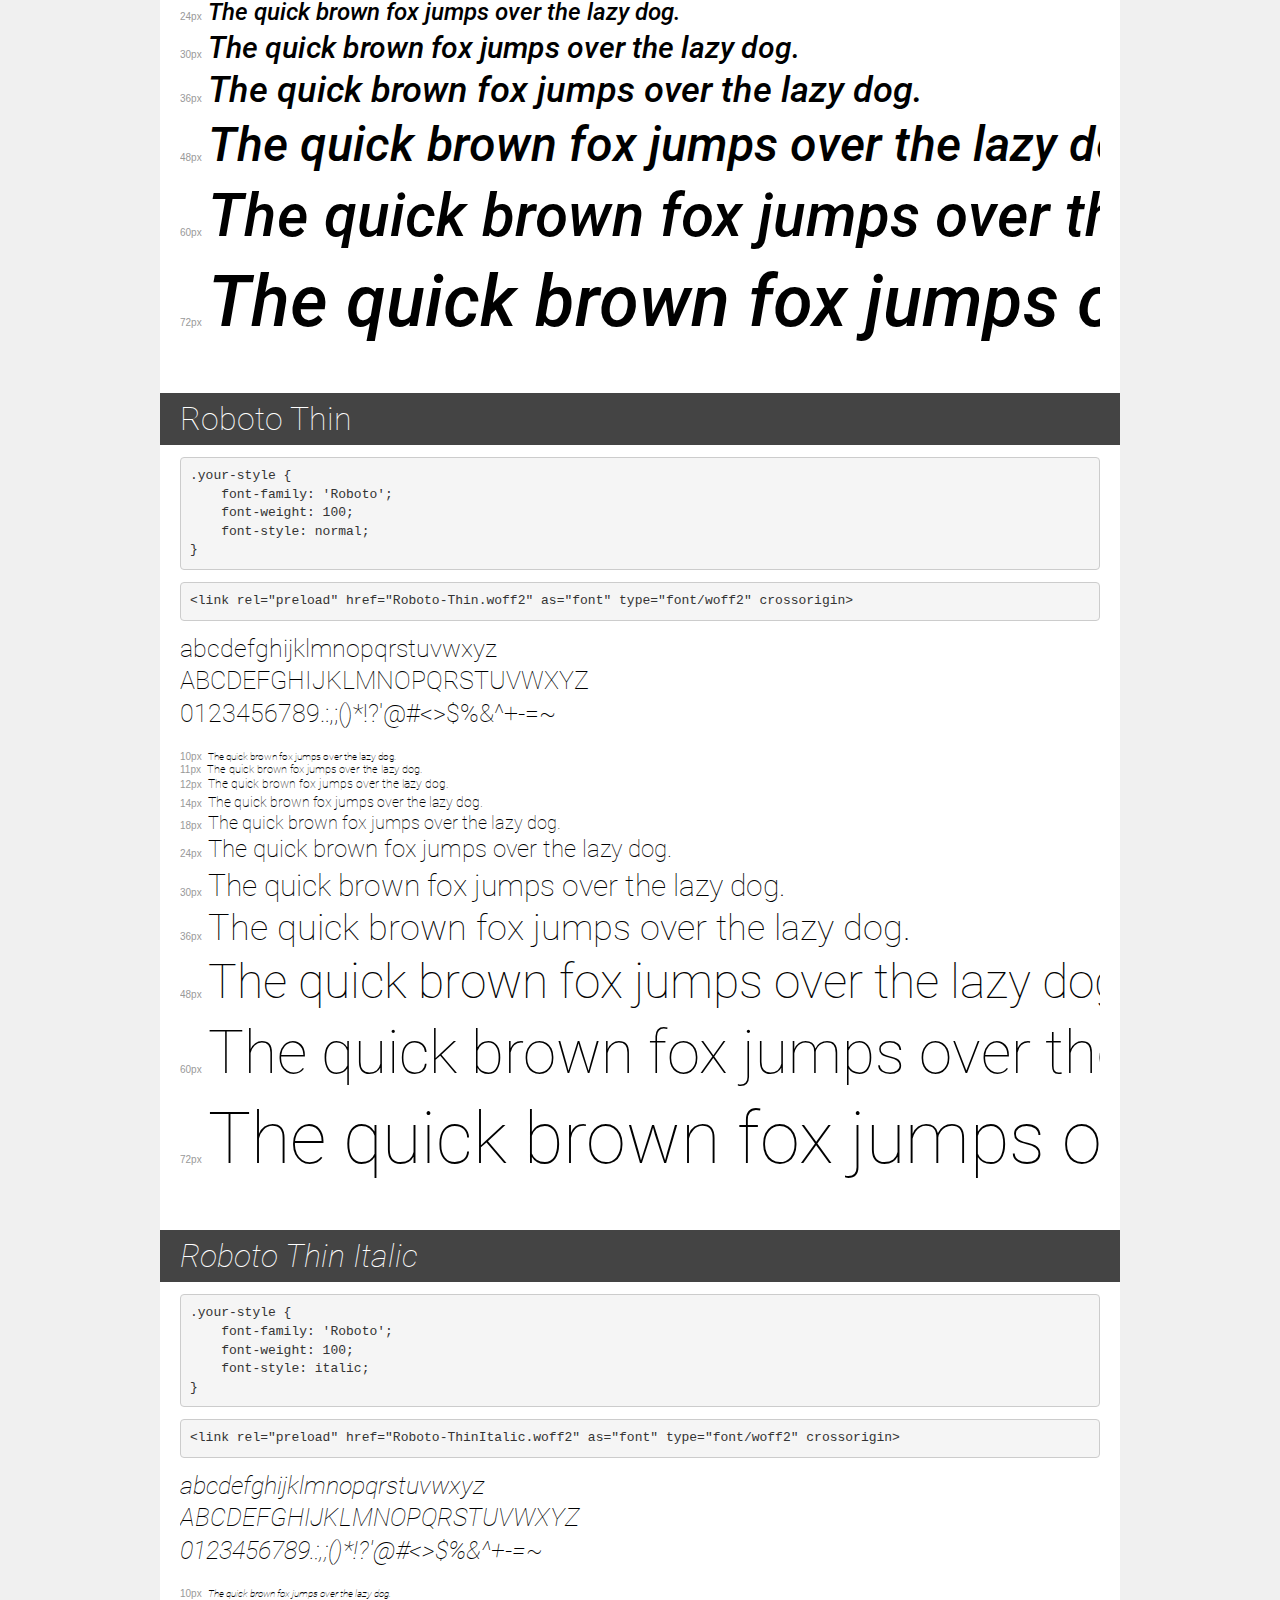
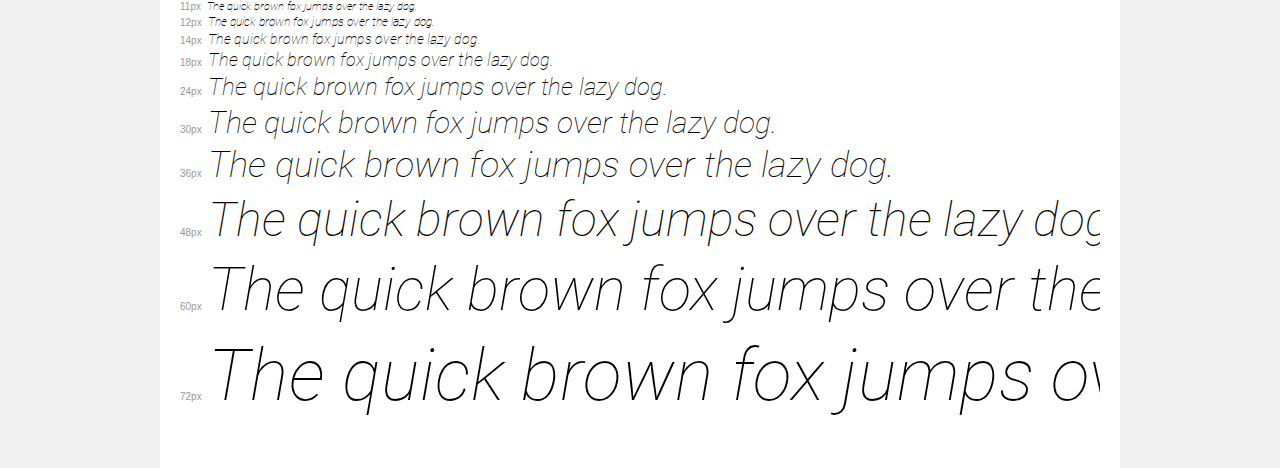
<file: fonts/Roboto/demo.html>
<!DOCTYPE html>
<html lang="en">
<head>
    <meta charset="utf-8">
    <meta http-equiv="X-UA-Compatible" content="IE=edge">
    <meta name="viewport" content="width=device-width, initial-scale=1">
    <meta name="robots" content="noindex, noarchive">
    <meta name="format-detection" content="telephone=no">
    <title>Transfonter demo</title>
    <link href="stylesheet.css" rel="stylesheet">
    <style>
        /*
        http://meyerweb.com/eric/tools/css/reset/
        v2.0 | 20110126
        License: none (public domain)
        */
        html, body, div, span, applet, object, iframe,
        h1, h2, h3, h4, h5, h6, p, blockquote, pre,
        a, abbr, acronym, address, big, cite, code,
        del, dfn, em, img, ins, kbd, q, s, samp,
        small, strike, strong, sub, sup, tt, var,
        b, u, i, center,
        dl, dt, dd, ol, ul, li,
        fieldset, form, label, legend,
        table, caption, tbody, tfoot, thead, tr, th, td,
        article, aside, canvas, details, embed,
        figure, figcaption, footer, header, hgroup,
        menu, nav, output, ruby, section, summary,
        time, mark, audio, video {
            margin: 0;
            padding: 0;
            border: 0;
            font-size: 100%;
            font: inherit;
            vertical-align: baseline;
        }
        /* HTML5 display-role reset for older browsers */
        article, aside, details, figcaption, figure,
        footer, header, hgroup, menu, nav, section {
            display: block;
        }
        body {
            line-height: 1;
        }
        ol, ul {
            list-style: none;
        }
        blockquote, q {
            quotes: none;
        }
        blockquote:before, blockquote:after,
        q:before, q:after {
            content: '';
            content: none;
        }
        table {
            border-collapse: collapse;
            border-spacing: 0;
        }
        /* demo styles */
        body {
            background: #f0f0f0;
            color: #000;
        }
        .page {
            background: #fff;
            width: 920px;
            margin: 0 auto;
            padding: 20px 20px 0 20px;
            overflow: hidden;
        }
        .font-container {
            overflow-x: auto;
            overflow-y: hidden;
            margin-bottom: 40px;
            line-height: 1.3;
            white-space: nowrap;
            padding-bottom: 5px;
        }
        h1 {
            position: relative;
            background: #444;
            font-size: 32px;
            color: #fff;
            padding: 10px 20px;
            margin: 0 -20px 12px -20px;
        }
        .letters {
            font-size: 25px;
            margin-bottom: 20px;
        }
        .s10:before {
            content: '10px';
        }
        .s11:before {
            content: '11px';
        }
        .s12:before {
            content: '12px';
        }
        .s14:before {
            content: '14px';
        }
        .s18:before {
            content: '18px';
        }
        .s24:before {
            content: '24px';
        }
        .s30:before {
            content: '30px';
        }
        .s36:before {
            content: '36px';
        }
        .s48:before {
            content: '48px';
        }
        .s60:before {
            content: '60px';
        }
        .s72:before {
            content: '72px';
        }
        .s10:before, .s11:before, .s12:before, .s14:before,
        .s18:before, .s24:before, .s30:before, .s36:before,
        .s48:before, .s60:before, .s72:before {
            font-family: Arial, sans-serif;
            font-size: 10px;
            font-weight: normal;
            font-style: normal;
            color: #999;
            padding-right: 6px;
        }
        pre {
            display: block;
            padding: 9px;
            margin: 0 0 12px;
            font-family: Monaco, Menlo, Consolas, "Courier New", monospace;
            font-size: 13px;
            line-height: 1.428571429;
            color: #333;
            font-weight: normal;
            font-style: normal;
            background-color: #f5f5f5;
            border: 1px solid #ccc;
            overflow-x: auto;
            border-radius: 4px;
        }
        /* responsive */
        @media (max-width: 959px) {
            .page {
                width: auto;
                margin: 0;
            }
        }
    </style>
</head>
<body>
<div class="page">
    <div class="demo">
        <h1 style="font-family: 'Roboto'; font-weight: 900; font-style: italic;">Roboto Black Italic</h1>
        <pre title="Usage">.your-style {
    font-family: 'Roboto';
    font-weight: 900;
    font-style: italic;
}</pre>
        <pre title="Preload (optional)">
&lt;link rel=&quot;preload&quot; href=&quot;Roboto-BlackItalic.woff2&quot; as=&quot;font&quot; type=&quot;font/woff2&quot; crossorigin&gt;</pre>
        <div class="font-container" style="font-family: 'Roboto'; font-weight: 900; font-style: italic;">
            <p class="letters">
                abcdefghijklmnopqrstuvwxyz<br>
ABCDEFGHIJKLMNOPQRSTUVWXYZ<br>
                0123456789.:,;()*!?'@#&lt;&gt;$%&^+-=~
            </p>
            <p class="s10" style="font-size: 10px;">The quick brown fox jumps over the lazy dog.</p>
            <p class="s11" style="font-size: 11px;">The quick brown fox jumps over the lazy dog.</p>
            <p class="s12" style="font-size: 12px;">The quick brown fox jumps over the lazy dog.</p>
            <p class="s14" style="font-size: 14px;">The quick brown fox jumps over the lazy dog.</p>
            <p class="s18" style="font-size: 18px;">The quick brown fox jumps over the lazy dog.</p>
            <p class="s24" style="font-size: 24px;">The quick brown fox jumps over the lazy dog.</p>
            <p class="s30" style="font-size: 30px;">The quick brown fox jumps over the lazy dog.</p>
            <p class="s36" style="font-size: 36px;">The quick brown fox jumps over the lazy dog.</p>
            <p class="s48" style="font-size: 48px;">The quick brown fox jumps over the lazy dog.</p>
            <p class="s60" style="font-size: 60px;">The quick brown fox jumps over the lazy dog.</p>
            <p class="s72" style="font-size: 72px;">The quick brown fox jumps over the lazy dog.</p>
        </div>
    </div>

    <div class="demo">
        <h1 style="font-family: 'Roboto'; font-weight: 900; font-style: normal;">Roboto Black</h1>
        <pre title="Usage">.your-style {
    font-family: 'Roboto';
    font-weight: 900;
    font-style: normal;
}</pre>
        <pre title="Preload (optional)">
&lt;link rel=&quot;preload&quot; href=&quot;Roboto-Black.woff2&quot; as=&quot;font&quot; type=&quot;font/woff2&quot; crossorigin&gt;</pre>
        <div class="font-container" style="font-family: 'Roboto'; font-weight: 900; font-style: normal;">
            <p class="letters">
                abcdefghijklmnopqrstuvwxyz<br>
ABCDEFGHIJKLMNOPQRSTUVWXYZ<br>
                0123456789.:,;()*!?'@#&lt;&gt;$%&^+-=~
            </p>
            <p class="s10" style="font-size: 10px;">The quick brown fox jumps over the lazy dog.</p>
            <p class="s11" style="font-size: 11px;">The quick brown fox jumps over the lazy dog.</p>
            <p class="s12" style="font-size: 12px;">The quick brown fox jumps over the lazy dog.</p>
            <p class="s14" style="font-size: 14px;">The quick brown fox jumps over the lazy dog.</p>
            <p class="s18" style="font-size: 18px;">The quick brown fox jumps over the lazy dog.</p>
            <p class="s24" style="font-size: 24px;">The quick brown fox jumps over the lazy dog.</p>
            <p class="s30" style="font-size: 30px;">The quick brown fox jumps over the lazy dog.</p>
            <p class="s36" style="font-size: 36px;">The quick brown fox jumps over the lazy dog.</p>
            <p class="s48" style="font-size: 48px;">The quick brown fox jumps over the lazy dog.</p>
            <p class="s60" style="font-size: 60px;">The quick brown fox jumps over the lazy dog.</p>
            <p class="s72" style="font-size: 72px;">The quick brown fox jumps over the lazy dog.</p>
        </div>
    </div>

    <div class="demo">
        <h1 style="font-family: 'Roboto'; font-weight: bold; font-style: normal;">Roboto Bold</h1>
        <pre title="Usage">.your-style {
    font-family: 'Roboto';
    font-weight: bold;
    font-style: normal;
}</pre>
        <pre title="Preload (optional)">
&lt;link rel=&quot;preload&quot; href=&quot;Roboto-Bold.woff2&quot; as=&quot;font&quot; type=&quot;font/woff2&quot; crossorigin&gt;</pre>
        <div class="font-container" style="font-family: 'Roboto'; font-weight: bold; font-style: normal;">
            <p class="letters">
                abcdefghijklmnopqrstuvwxyz<br>
ABCDEFGHIJKLMNOPQRSTUVWXYZ<br>
                0123456789.:,;()*!?'@#&lt;&gt;$%&^+-=~
            </p>
            <p class="s10" style="font-size: 10px;">The quick brown fox jumps over the lazy dog.</p>
            <p class="s11" style="font-size: 11px;">The quick brown fox jumps over the lazy dog.</p>
            <p class="s12" style="font-size: 12px;">The quick brown fox jumps over the lazy dog.</p>
            <p class="s14" style="font-size: 14px;">The quick brown fox jumps over the lazy dog.</p>
            <p class="s18" style="font-size: 18px;">The quick brown fox jumps over the lazy dog.</p>
            <p class="s24" style="font-size: 24px;">The quick brown fox jumps over the lazy dog.</p>
            <p class="s30" style="font-size: 30px;">The quick brown fox jumps over the lazy dog.</p>
            <p class="s36" style="font-size: 36px;">The quick brown fox jumps over the lazy dog.</p>
            <p class="s48" style="font-size: 48px;">The quick brown fox jumps over the lazy dog.</p>
            <p class="s60" style="font-size: 60px;">The quick brown fox jumps over the lazy dog.</p>
            <p class="s72" style="font-size: 72px;">The quick brown fox jumps over the lazy dog.</p>
        </div>
    </div>

    <div class="demo">
        <h1 style="font-family: 'Roboto'; font-weight: bold; font-style: italic;">Roboto Bold Italic</h1>
        <pre title="Usage">.your-style {
    font-family: 'Roboto';
    font-weight: bold;
    font-style: italic;
}</pre>
        <pre title="Preload (optional)">
&lt;link rel=&quot;preload&quot; href=&quot;Roboto-BoldItalic.woff2&quot; as=&quot;font&quot; type=&quot;font/woff2&quot; crossorigin&gt;</pre>
        <div class="font-container" style="font-family: 'Roboto'; font-weight: bold; font-style: italic;">
            <p class="letters">
                abcdefghijklmnopqrstuvwxyz<br>
ABCDEFGHIJKLMNOPQRSTUVWXYZ<br>
                0123456789.:,;()*!?'@#&lt;&gt;$%&^+-=~
            </p>
            <p class="s10" style="font-size: 10px;">The quick brown fox jumps over the lazy dog.</p>
            <p class="s11" style="font-size: 11px;">The quick brown fox jumps over the lazy dog.</p>
            <p class="s12" style="font-size: 12px;">The quick brown fox jumps over the lazy dog.</p>
            <p class="s14" style="font-size: 14px;">The quick brown fox jumps over the lazy dog.</p>
            <p class="s18" style="font-size: 18px;">The quick brown fox jumps over the lazy dog.</p>
            <p class="s24" style="font-size: 24px;">The quick brown fox jumps over the lazy dog.</p>
            <p class="s30" style="font-size: 30px;">The quick brown fox jumps over the lazy dog.</p>
            <p class="s36" style="font-size: 36px;">The quick brown fox jumps over the lazy dog.</p>
            <p class="s48" style="font-size: 48px;">The quick brown fox jumps over the lazy dog.</p>
            <p class="s60" style="font-size: 60px;">The quick brown fox jumps over the lazy dog.</p>
            <p class="s72" style="font-size: 72px;">The quick brown fox jumps over the lazy dog.</p>
        </div>
    </div>

    <div class="demo">
        <h1 style="font-family: 'Roboto'; font-weight: 300; font-style: normal;">Roboto Light</h1>
        <pre title="Usage">.your-style {
    font-family: 'Roboto';
    font-weight: 300;
    font-style: normal;
}</pre>
        <pre title="Preload (optional)">
&lt;link rel=&quot;preload&quot; href=&quot;Roboto-Light.woff2&quot; as=&quot;font&quot; type=&quot;font/woff2&quot; crossorigin&gt;</pre>
        <div class="font-container" style="font-family: 'Roboto'; font-weight: 300; font-style: normal;">
            <p class="letters">
                abcdefghijklmnopqrstuvwxyz<br>
ABCDEFGHIJKLMNOPQRSTUVWXYZ<br>
                0123456789.:,;()*!?'@#&lt;&gt;$%&^+-=~
            </p>
            <p class="s10" style="font-size: 10px;">The quick brown fox jumps over the lazy dog.</p>
            <p class="s11" style="font-size: 11px;">The quick brown fox jumps over the lazy dog.</p>
            <p class="s12" style="font-size: 12px;">The quick brown fox jumps over the lazy dog.</p>
            <p class="s14" style="font-size: 14px;">The quick brown fox jumps over the lazy dog.</p>
            <p class="s18" style="font-size: 18px;">The quick brown fox jumps over the lazy dog.</p>
            <p class="s24" style="font-size: 24px;">The quick brown fox jumps over the lazy dog.</p>
            <p class="s30" style="font-size: 30px;">The quick brown fox jumps over the lazy dog.</p>
            <p class="s36" style="font-size: 36px;">The quick brown fox jumps over the lazy dog.</p>
            <p class="s48" style="font-size: 48px;">The quick brown fox jumps over the lazy dog.</p>
            <p class="s60" style="font-size: 60px;">The quick brown fox jumps over the lazy dog.</p>
            <p class="s72" style="font-size: 72px;">The quick brown fox jumps over the lazy dog.</p>
        </div>
    </div>

    <div class="demo">
        <h1 style="font-family: 'Roboto'; font-weight: normal; font-style: italic;">Roboto Italic</h1>
        <pre title="Usage">.your-style {
    font-family: 'Roboto';
    font-weight: normal;
    font-style: italic;
}</pre>
        <pre title="Preload (optional)">
&lt;link rel=&quot;preload&quot; href=&quot;Roboto-Italic.woff2&quot; as=&quot;font&quot; type=&quot;font/woff2&quot; crossorigin&gt;</pre>
        <div class="font-container" style="font-family: 'Roboto'; font-weight: normal; font-style: italic;">
            <p class="letters">
                abcdefghijklmnopqrstuvwxyz<br>
ABCDEFGHIJKLMNOPQRSTUVWXYZ<br>
                0123456789.:,;()*!?'@#&lt;&gt;$%&^+-=~
            </p>
            <p class="s10" style="font-size: 10px;">The quick brown fox jumps over the lazy dog.</p>
            <p class="s11" style="font-size: 11px;">The quick brown fox jumps over the lazy dog.</p>
            <p class="s12" style="font-size: 12px;">The quick brown fox jumps over the lazy dog.</p>
            <p class="s14" style="font-size: 14px;">The quick brown fox jumps over the lazy dog.</p>
            <p class="s18" style="font-size: 18px;">The quick brown fox jumps over the lazy dog.</p>
            <p class="s24" style="font-size: 24px;">The quick brown fox jumps over the lazy dog.</p>
            <p class="s30" style="font-size: 30px;">The quick brown fox jumps over the lazy dog.</p>
            <p class="s36" style="font-size: 36px;">The quick brown fox jumps over the lazy dog.</p>
            <p class="s48" style="font-size: 48px;">The quick brown fox jumps over the lazy dog.</p>
            <p class="s60" style="font-size: 60px;">The quick brown fox jumps over the lazy dog.</p>
            <p class="s72" style="font-size: 72px;">The quick brown fox jumps over the lazy dog.</p>
        </div>
    </div>

    <div class="demo">
        <h1 style="font-family: 'Roboto'; font-weight: 300; font-style: italic;">Roboto Light Italic</h1>
        <pre title="Usage">.your-style {
    font-family: 'Roboto';
    font-weight: 300;
    font-style: italic;
}</pre>
        <pre title="Preload (optional)">
&lt;link rel=&quot;preload&quot; href=&quot;Roboto-LightItalic.woff2&quot; as=&quot;font&quot; type=&quot;font/woff2&quot; crossorigin&gt;</pre>
        <div class="font-container" style="font-family: 'Roboto'; font-weight: 300; font-style: italic;">
            <p class="letters">
                abcdefghijklmnopqrstuvwxyz<br>
ABCDEFGHIJKLMNOPQRSTUVWXYZ<br>
                0123456789.:,;()*!?'@#&lt;&gt;$%&^+-=~
            </p>
            <p class="s10" style="font-size: 10px;">The quick brown fox jumps over the lazy dog.</p>
            <p class="s11" style="font-size: 11px;">The quick brown fox jumps over the lazy dog.</p>
            <p class="s12" style="font-size: 12px;">The quick brown fox jumps over the lazy dog.</p>
            <p class="s14" style="font-size: 14px;">The quick brown fox jumps over the lazy dog.</p>
            <p class="s18" style="font-size: 18px;">The quick brown fox jumps over the lazy dog.</p>
            <p class="s24" style="font-size: 24px;">The quick brown fox jumps over the lazy dog.</p>
            <p class="s30" style="font-size: 30px;">The quick brown fox jumps over the lazy dog.</p>
            <p class="s36" style="font-size: 36px;">The quick brown fox jumps over the lazy dog.</p>
            <p class="s48" style="font-size: 48px;">The quick brown fox jumps over the lazy dog.</p>
            <p class="s60" style="font-size: 60px;">The quick brown fox jumps over the lazy dog.</p>
            <p class="s72" style="font-size: 72px;">The quick brown fox jumps over the lazy dog.</p>
        </div>
    </div>

    <div class="demo">
        <h1 style="font-family: 'Roboto'; font-weight: 500; font-style: normal;">Roboto Medium</h1>
        <pre title="Usage">.your-style {
    font-family: 'Roboto';
    font-weight: 500;
    font-style: normal;
}</pre>
        <pre title="Preload (optional)">
&lt;link rel=&quot;preload&quot; href=&quot;Roboto-Medium.woff2&quot; as=&quot;font&quot; type=&quot;font/woff2&quot; crossorigin&gt;</pre>
        <div class="font-container" style="font-family: 'Roboto'; font-weight: 500; font-style: normal;">
            <p class="letters">
                abcdefghijklmnopqrstuvwxyz<br>
ABCDEFGHIJKLMNOPQRSTUVWXYZ<br>
                0123456789.:,;()*!?'@#&lt;&gt;$%&^+-=~
            </p>
            <p class="s10" style="font-size: 10px;">The quick brown fox jumps over the lazy dog.</p>
            <p class="s11" style="font-size: 11px;">The quick brown fox jumps over the lazy dog.</p>
            <p class="s12" style="font-size: 12px;">The quick brown fox jumps over the lazy dog.</p>
            <p class="s14" style="font-size: 14px;">The quick brown fox jumps over the lazy dog.</p>
            <p class="s18" style="font-size: 18px;">The quick brown fox jumps over the lazy dog.</p>
            <p class="s24" style="font-size: 24px;">The quick brown fox jumps over the lazy dog.</p>
            <p class="s30" style="font-size: 30px;">The quick brown fox jumps over the lazy dog.</p>
            <p class="s36" style="font-size: 36px;">The quick brown fox jumps over the lazy dog.</p>
            <p class="s48" style="font-size: 48px;">The quick brown fox jumps over the lazy dog.</p>
            <p class="s60" style="font-size: 60px;">The quick brown fox jumps over the lazy dog.</p>
            <p class="s72" style="font-size: 72px;">The quick brown fox jumps over the lazy dog.</p>
        </div>
    </div>

    <div class="demo">
        <h1 style="font-family: 'Roboto'; font-weight: normal; font-style: normal;">Roboto</h1>
        <pre title="Usage">.your-style {
    font-family: 'Roboto';
    font-weight: normal;
    font-style: normal;
}</pre>
        <pre title="Preload (optional)">
&lt;link rel=&quot;preload&quot; href=&quot;Roboto-Regular.woff2&quot; as=&quot;font&quot; type=&quot;font/woff2&quot; crossorigin&gt;</pre>
        <div class="font-container" style="font-family: 'Roboto'; font-weight: normal; font-style: normal;">
            <p class="letters">
                abcdefghijklmnopqrstuvwxyz<br>
ABCDEFGHIJKLMNOPQRSTUVWXYZ<br>
                0123456789.:,;()*!?'@#&lt;&gt;$%&^+-=~
            </p>
            <p class="s10" style="font-size: 10px;">The quick brown fox jumps over the lazy dog.</p>
            <p class="s11" style="font-size: 11px;">The quick brown fox jumps over the lazy dog.</p>
            <p class="s12" style="font-size: 12px;">The quick brown fox jumps over the lazy dog.</p>
            <p class="s14" style="font-size: 14px;">The quick brown fox jumps over the lazy dog.</p>
            <p class="s18" style="font-size: 18px;">The quick brown fox jumps over the lazy dog.</p>
            <p class="s24" style="font-size: 24px;">The quick brown fox jumps over the lazy dog.</p>
            <p class="s30" style="font-size: 30px;">The quick brown fox jumps over the lazy dog.</p>
            <p class="s36" style="font-size: 36px;">The quick brown fox jumps over the lazy dog.</p>
            <p class="s48" style="font-size: 48px;">The quick brown fox jumps over the lazy dog.</p>
            <p class="s60" style="font-size: 60px;">The quick brown fox jumps over the lazy dog.</p>
            <p class="s72" style="font-size: 72px;">The quick brown fox jumps over the lazy dog.</p>
        </div>
    </div>

    <div class="demo">
        <h1 style="font-family: 'Roboto'; font-weight: 500; font-style: italic;">Roboto Medium Italic</h1>
        <pre title="Usage">.your-style {
    font-family: 'Roboto';
    font-weight: 500;
    font-style: italic;
}</pre>
        <pre title="Preload (optional)">
&lt;link rel=&quot;preload&quot; href=&quot;Roboto-MediumItalic.woff2&quot; as=&quot;font&quot; type=&quot;font/woff2&quot; crossorigin&gt;</pre>
        <div class="font-container" style="font-family: 'Roboto'; font-weight: 500; font-style: italic;">
            <p class="letters">
                abcdefghijklmnopqrstuvwxyz<br>
ABCDEFGHIJKLMNOPQRSTUVWXYZ<br>
                0123456789.:,;()*!?'@#&lt;&gt;$%&^+-=~
            </p>
            <p class="s10" style="font-size: 10px;">The quick brown fox jumps over the lazy dog.</p>
            <p class="s11" style="font-size: 11px;">The quick brown fox jumps over the lazy dog.</p>
            <p class="s12" style="font-size: 12px;">The quick brown fox jumps over the lazy dog.</p>
            <p class="s14" style="font-size: 14px;">The quick brown fox jumps over the lazy dog.</p>
            <p class="s18" style="font-size: 18px;">The quick brown fox jumps over the lazy dog.</p>
            <p class="s24" style="font-size: 24px;">The quick brown fox jumps over the lazy dog.</p>
            <p class="s30" style="font-size: 30px;">The quick brown fox jumps over the lazy dog.</p>
            <p class="s36" style="font-size: 36px;">The quick brown fox jumps over the lazy dog.</p>
            <p class="s48" style="font-size: 48px;">The quick brown fox jumps over the lazy dog.</p>
            <p class="s60" style="font-size: 60px;">The quick brown fox jumps over the lazy dog.</p>
            <p class="s72" style="font-size: 72px;">The quick brown fox jumps over the lazy dog.</p>
        </div>
    </div>

    <div class="demo">
        <h1 style="font-family: 'Roboto'; font-weight: 100; font-style: normal;">Roboto Thin</h1>
        <pre title="Usage">.your-style {
    font-family: 'Roboto';
    font-weight: 100;
    font-style: normal;
}</pre>
        <pre title="Preload (optional)">
&lt;link rel=&quot;preload&quot; href=&quot;Roboto-Thin.woff2&quot; as=&quot;font&quot; type=&quot;font/woff2&quot; crossorigin&gt;</pre>
        <div class="font-container" style="font-family: 'Roboto'; font-weight: 100; font-style: normal;">
            <p class="letters">
                abcdefghijklmnopqrstuvwxyz<br>
ABCDEFGHIJKLMNOPQRSTUVWXYZ<br>
                0123456789.:,;()*!?'@#&lt;&gt;$%&^+-=~
            </p>
            <p class="s10" style="font-size: 10px;">The quick brown fox jumps over the lazy dog.</p>
            <p class="s11" style="font-size: 11px;">The quick brown fox jumps over the lazy dog.</p>
            <p class="s12" style="font-size: 12px;">The quick brown fox jumps over the lazy dog.</p>
            <p class="s14" style="font-size: 14px;">The quick brown fox jumps over the lazy dog.</p>
            <p class="s18" style="font-size: 18px;">The quick brown fox jumps over the lazy dog.</p>
            <p class="s24" style="font-size: 24px;">The quick brown fox jumps over the lazy dog.</p>
            <p class="s30" style="font-size: 30px;">The quick brown fox jumps over the lazy dog.</p>
            <p class="s36" style="font-size: 36px;">The quick brown fox jumps over the lazy dog.</p>
            <p class="s48" style="font-size: 48px;">The quick brown fox jumps over the lazy dog.</p>
            <p class="s60" style="font-size: 60px;">The quick brown fox jumps over the lazy dog.</p>
            <p class="s72" style="font-size: 72px;">The quick brown fox jumps over the lazy dog.</p>
        </div>
    </div>

    <div class="demo">
        <h1 style="font-family: 'Roboto'; font-weight: 100; font-style: italic;">Roboto Thin Italic</h1>
        <pre title="Usage">.your-style {
    font-family: 'Roboto';
    font-weight: 100;
    font-style: italic;
}</pre>
        <pre title="Preload (optional)">
&lt;link rel=&quot;preload&quot; href=&quot;Roboto-ThinItalic.woff2&quot; as=&quot;font&quot; type=&quot;font/woff2&quot; crossorigin&gt;</pre>
        <div class="font-container" style="font-family: 'Roboto'; font-weight: 100; font-style: italic;">
            <p class="letters">
                abcdefghijklmnopqrstuvwxyz<br>
ABCDEFGHIJKLMNOPQRSTUVWXYZ<br>
                0123456789.:,;()*!?'@#&lt;&gt;$%&^+-=~
            </p>
            <p class="s10" style="font-size: 10px;">The quick brown fox jumps over the lazy dog.</p>
            <p class="s11" style="font-size: 11px;">The quick brown fox jumps over the lazy dog.</p>
            <p class="s12" style="font-size: 12px;">The quick brown fox jumps over the lazy dog.</p>
            <p class="s14" style="font-size: 14px;">The quick brown fox jumps over the lazy dog.</p>
            <p class="s18" style="font-size: 18px;">The quick brown fox jumps over the lazy dog.</p>
            <p class="s24" style="font-size: 24px;">The quick brown fox jumps over the lazy dog.</p>
            <p class="s30" style="font-size: 30px;">The quick brown fox jumps over the lazy dog.</p>
            <p class="s36" style="font-size: 36px;">The quick brown fox jumps over the lazy dog.</p>
            <p class="s48" style="font-size: 48px;">The quick brown fox jumps over the lazy dog.</p>
            <p class="s60" style="font-size: 60px;">The quick brown fox jumps over the lazy dog.</p>
            <p class="s72" style="font-size: 72px;">The quick brown fox jumps over the lazy dog.</p>
        </div>
    </div>

</div>
</body>
</html>
</file>
<file: css/shared.css>
@font-face {
    font-family: 'Roboto';
    src: url('/fonts/Roboto/Roboto-BlackItalic.eot');
    src: url('/fonts/Roboto/Roboto-BlackItalic.eot?#iefix') format('embedded-opentype'),
        url('/fonts/Roboto/Roboto-BlackItalic.woff2') format('woff2'),
        url('/fonts/Roboto/Roboto-BlackItalic.woff') format('woff'),
        url('/fonts/Roboto/Roboto-BlackItalic.ttf') format('truetype');
    font-weight: 900;
    font-style: italic;
    font-display: swap;
}

@font-face {
    font-family: 'Roboto';
    src: url('/fonts/Roboto/Roboto-Black.eot');
    src: url('/fonts/Roboto/Roboto-Black.eot?#iefix') format('embedded-opentype'),
        url('/fonts/Roboto/Roboto-Black.woff2') format('woff2'),
        url('/fonts/Roboto/Roboto-Black.woff') format('woff'),
        url('/fonts/Roboto/Roboto-Black.ttf') format('truetype');
    font-weight: 900;
    font-style: normal;
    font-display: swap;
}

@font-face {
    font-family: 'Roboto';
    src: url('/fonts/Roboto/Roboto-Bold.eot');
    src: url('/fonts/Roboto/Roboto-Bold.eot?#iefix') format('embedded-opentype'),
        url('/fonts/Roboto/Roboto-Bold.woff2') format('woff2'),
        url('/fonts/Roboto/Roboto-Bold.woff') format('woff'),
        url('/fonts/Roboto/Roboto-Bold.ttf') format('truetype');
    font-weight: bold;
    font-style: normal;
    font-display: swap;
}

@font-face {
    font-family: 'Roboto';
    src: url('/fonts/Roboto/Roboto-BoldItalic.eot');
    src: url('/fonts/Roboto/Roboto-BoldItalic.eot?#iefix') format('embedded-opentype'),
        url('/fonts/Roboto/Roboto-BoldItalic.woff2') format('woff2'),
        url('/fonts/Roboto/Roboto-BoldItalic.woff') format('woff'),
        url('/fonts/Roboto/Roboto-BoldItalic.ttf') format('truetype');
    font-weight: bold;
    font-style: italic;
    font-display: swap;
}

@font-face {
    font-family: 'Roboto';
    src: url('/fonts/Roboto/Roboto-Light.eot');
    src: url('/fonts/Roboto/Roboto-Light.eot?#iefix') format('embedded-opentype'),
        url('/fonts/Roboto/Roboto-Light.woff2') format('woff2'),
        url('/fonts/Roboto/Roboto-Light.woff') format('woff'),
        url('/fonts/Roboto/Roboto-Light.ttf') format('truetype');
    font-weight: 300;
    font-style: normal;
    font-display: swap;
}

@font-face {
    font-family: 'Roboto';
    src: url('/fonts/Roboto/Roboto-Italic.eot');
    src: url('/fonts/Roboto/Roboto-Italic.eot?#iefix') format('embedded-opentype'),
        url('/fonts/Roboto/Roboto-Italic.woff2') format('woff2'),
        url('/fonts/Roboto/Roboto-Italic.woff') format('woff'),
        url('/fonts/Roboto/Roboto-Italic.ttf') format('truetype');
    font-weight: normal;
    font-style: italic;
    font-display: swap;
}

@font-face {
    font-family: 'Roboto';
    src: url('/fonts/Roboto/Roboto-LightItalic.eot');
    src: url('/fonts/Roboto/Roboto-LightItalic.eot?#iefix') format('embedded-opentype'),
        url('/fonts/Roboto/Roboto-LightItalic.woff2') format('woff2'),
        url('/fonts/Roboto/Roboto-LightItalic.woff') format('woff'),
        url('/fonts/Roboto/Roboto-LightItalic.ttf') format('truetype');
    font-weight: 300;
    font-style: italic;
    font-display: swap;
}

@font-face {
    font-family: 'Roboto';
    src: url('/fonts/Roboto/Roboto-Medium.eot');
    src: url('/fonts/Roboto/Roboto-Medium.eot?#iefix') format('embedded-opentype'),
        url('/fonts/Roboto/Roboto-Medium.woff2') format('woff2'),
        url('/fonts/Roboto/Roboto-Medium.woff') format('woff'),
        url('/fonts/Roboto/Roboto-Medium.ttf') format('truetype');
    font-weight: 500;
    font-style: normal;
    font-display: swap;
}

@font-face {
    font-family: 'Roboto';
    src: url('/fonts/Roboto/Roboto-Regular.eot');
    src: url('/fonts/Roboto/Roboto-Regular.eot?#iefix') format('embedded-opentype'),
        url('/fonts/Roboto/Roboto-Regular.woff2') format('woff2'),
        url('/fonts/Roboto/Roboto-Regular.woff') format('woff'),
        url('/fonts/Roboto/Roboto-Regular.ttf') format('truetype');
    font-weight: normal;
    font-style: normal;
    font-display: swap;
}

@font-face {
    font-family: 'Roboto';
    src: url('/fonts/Roboto/Roboto-MediumItalic.eot');
    src: url('/fonts/Roboto/Roboto-MediumItalic.eot?#iefix') format('embedded-opentype'),
        url('/fonts/Roboto/Roboto-MediumItalic.woff2') format('woff2'),
        url('/fonts/Roboto/Roboto-MediumItalic.woff') format('woff'),
        url('/fonts/Roboto/Roboto-MediumItalic.ttf') format('truetype');
    font-weight: 500;
    font-style: italic;
    font-display: swap;
}

@font-face {
    font-family: 'Roboto';
    src: url('/fonts/Roboto/Roboto-Thin.eot');
    src: url('/fonts/Roboto/Roboto-Thin.eot?#iefix') format('embedded-opentype'),
        url('/fonts/Roboto/Roboto-Thin.woff2') format('woff2'),
        url('/fonts/Roboto/Roboto-Thin.woff') format('woff'),
        url('/fonts/Roboto/Roboto-Thin.ttf') format('truetype');
    font-weight: 100;
    font-style: normal;
    font-display: swap;
}

@font-face {
    font-family: 'Roboto';
    src: url('/fonts/Roboto/Roboto-ThinItalic.eot');
    src: url('/fonts/Roboto/Roboto-ThinItalic.eot?#iefix') format('embedded-opentype'),
        url('/fonts/Roboto/Roboto-ThinItalic.woff2') format('woff2'),
        url('/fonts/Roboto/Roboto-ThinItalic.woff') format('woff'),
        url('/fonts/Roboto/Roboto-ThinItalic.ttf') format('truetype');
    font-weight: 100;
    font-style: italic;
    font-display: swap;
}



/* Core styles */
html {
  scroll-behavior: smooth;
}

body {
  margin: 0;
  font-family: 'Roboto', sans-serif;
}

a {
  transition: all 0.3s ease-in-out;
}

.container {
  width: 1140px;
  margin: 0 auto
}

.to-uppercase {
  text-transform: uppercase;
}

.clearfix {
  clear: both;
}

.section-subtitle {
  letter-spacing: 2px;
  font-weight: 500;
  margin-bottom: 0.625rem; /* 10 / 16 = 0.625rem */
  color: #797979;
  text-transform: uppercase;
}

.section-title {
  margin-top: 0.32rem; /* 5 / 16 = 0.32rem */
  font-size: 2.62rem; /* 42 / 16 = 2.62rem */
  font-weight: 700;
  text-transform: capitalize;
  color: #05364D;
}

.button {
  transition: all 0.3s ease-in-out;
  font-family: inherit;
  border: none;
  background: linear-gradient(to right, #1345e6, #ed239f 51%, #1345e6 100%);
  background-size: 200% auto;
  color: #FFFFFF;
  font-weight: 500;
  font-size: 14px; /* 14 / 16 = 0.87rem */
  padding: 1.26rem 2.5rem; /* 1) 20 / 16 = 1.26rem 2) 40 / 16 = 2.5rem */
  cursor: pointer;
  border-radius: 5px;
}

 .button:hover {
  background-position: right center;
 }

.blur-line {
  display: inline-block;
  position: relative;
  top: -2;
  margin-left: 0.32rem; /* 5 / 16 = 0.32rem */
  width: 80px;
  height: 4px;
  background-color: rgba(237, 35, 159, 0.6);
  filter: blur(4px);
  border-radius: 4px;
}

/* Main header styles */
.main-header {
  position: fixed;
  top: 0;
  left: 0;
  width: 100%;
  background-color: white;
  box-shadow: 0px 3px 16px 0px rgb(0 0 0 / 10%);
  z-index: 10;
}

.main-header .container {
  display: flex;
  align-items: center;
}

.main-header__brand img {
  width: 64px;
}

.main-navigation__item {
  display: inline-block;
  padding: 0.625rem; /* 10 / 16 = 0.625rem */
}

.main-navigation__item a {
  color: #05364d;
  text-decoration: none;
  text-transform: uppercase;
  font-size: 0.75rem; /* 12 / 16 = 0.75rem */
  font-weight: 500;
}

.main-navigation__item a:hover {
  color: #efb6df;
}

.main-navigation__item.active a {
  color: #efb6df;
}

/* Footer section */
.footer {
  padding: 100px 0;
  margin-top: 50px;
  background-color: #021017;
  text-align: center;
}

.footer__brand img {
  width: 128px;
}

.footer__navigation {
  margin-bottom: 50px;
}

.footer__navigation-item {
  display: inline-block;
  padding: 0 10px;
}

.footer__navigation-item a {
  color: white;
  text-decoration: none;
}

.footer__socials {
  list-style: none;
}

.footer__social {
  display: inline-block;
  width: 45px;
  height: 45px;
  line-height: 45px;
  text-align: center;
  background: #FFFFFF;
  border-radius: 36px;
  color: #05364d;
  font-size: 1rem;
  margin-right: 12px;
}

.footer__social a {
  color: #021017;
}

.footer__social:hover {
  background: linear-gradient(90deg, #1345e6 0%, #ed239f 100%);
}

.footer__social:hover i {
  color: white;
}

.footer__text {
  color: #797979;
}

@media only screen and (max-width: 991px) {
  .container {
    width: 90%;
  }

  /* Navigation section */
  .main-navigation {
    display: none;
  }

  /* Footer section */
  .footer__navigation {
    display: none;
  }
}

@media only screen and (max-width: 767px) {
  .container {
    width: 92%;
  }
}
</file>
<file: css/main.css>
/* Main section */
.main-section {
  padding: 7.5rem 1.87rem; /* 1) 120 / 16 = 7.5rem 2) 30 / 16 = 1.87rem */
  display: flex;
  justify-content: space-between;
}

.main-section__image {
  text-align: right;
}

.main-section__image img {
  width: 100%;
  padding-left: 100px;
}

.main-section__welcome {
  font-size: 1rem; /* 16 / 16 = 1rem */
  font-weight: 400;
  margin-bottom: 1.25rem; /* 20 / 16 = 1.25rem */
  letter-spacing: 2px;
  color: #797979;
}

.main-section__introduction {
  margin-top: 1.25rem; /* 20 / 16 = 1.25rem */
  font-size: 3.125rem; /* 50 / 16 = 3.125rem */
  font-weight: 500;
  margin-bottom: 1.25rem; /* 20 / 16 = 1.25rem */
  color: #05364E;
}

.main-section__position {
  color: #05364E;
  font-size: 1.5rem; /* 24 / 16 = 1.5rem */
  font-weight: 300;
  margin-bottom: 1.25rem; /* 20 / 16 = 1.25rem */
}

.main-section__social-networks a {
  color: #8FA1AA;
  font-size: 1.25rem; /* 20 / 16 = 1.25rem */
  display: inline-block;
  margin-right: 1rem; /* 16 / 16 = 1rem */
  cursor: pointer;
}

.main-section__social-networks a:hover i {
  color: #1C44E4;
}

.main-section__action {
  margin-top: 1.87rem; /* 30 / 16 = 1.87rem */
}

/* Statistics */
.statistics {
  display: flex;
}

.statistics__item {
  width: 150px;
  background-color: #F8FAFF;
  text-align: center;
  padding: 0.32rem 0.625rem; /* 1) 5 / 16 = 0.32rem 2) 10 / 16 = 0.625rem */
  margin-right: 1.25rem; /* 20 / 16 = 1./25rem */
}

.statistics__number {
  font-size: 1.69rem; /* 27 / 16 = 1.69rem */
  margin-bottom: 5px;
  background: linear-gradient(90deg, #1345e6 0%, #ed239f 100%);
  -webkit-background-clip: text;
  -webkit-text-fill-color: transparent;
}

.statistics__title {
  font-size: 1rem; /* 16 / 16 = 1rem */
  color: #797979;
  font-weight: 300;
}

/* About me */
.about-me {
  padding: 9.375rem 0; /* 150 / 16 = 9.375rem */
  display: flex;
  align-items: center;
}

.about-me > div {
  flex: 1;

}

.about-me__image img {
  width: 60%;
  border-radius: 20%;
}


.about-me__description {
  font-size: 0.87rem; /* 14 / 16 = 0.87rem */
  font-weight: 300;
  color: #797979;
  line-height: 1.69rem; /* 27 / 16 = 1.69rem */
}

.about-me__action {
  margin-top: 2.5rem; /* 40 / 16 = 2.5rem */
}

/* Services section */
.services {
  padding-top: 6.25rem; /* 100 / 16 = 6.25rem */
}

.services__cards {
  display: flex;
  justify-content: space-between;
}

.service-card { 
  padding: 3.75rem 1.87rem; /* 1) 60 / 16 = 3.75rem 2) 30 / 16 = 1.87rem */
  background-color: #F8FAFF;
  margin-right: 3%;
  text-align: center;
  box-sizing: border-box;
  transition: all 0.4s ease 0s;
}

.service-card__title {
  color: #05364D;
  font-size: 1.25rem; /* 20 / 16 = 1./25rem */
  font-weight: 500;
  margin-bottom: 1.25rem; /* 20 / 16 = 1./25rem */
  text-transform: uppercase;
}

.service-card__description {
  font-size: 0.87rem;
  line-height: 1.68rem;
  font-weight: 300;
  color: #797979;
}

.service-card__link {
  font-size: 0.81rem;
  font-weight: 500;
  text-transform: uppercase;
  color: #05364D;
  text-decoration: none;
}

.service-card:hover {
  background-color: #5f30ff;
}

.service-card:hover .service-card__title,
.service-card:hover .service-card__description,
.service-card:hover .service-card__link {
  color: #FFFFFF;
}

/* Clients section */
.clients {
  padding-top: 6.25rem;
}

.client-item {
  display: flex;
  align-items: center;
}

.client-item > div {
 flex: 1;
}

.client-item__image img {
  width: 100%;
}

.client-item__info {
  padding-left: 3.12rem;
}

.client-item__name {
  font-size: 1.25rem;
  margin-bottom: 0.25rem;
}

.client-item__position {
  font-size: 0.87rem;
  font-weight: 300;
  color: #5b6d75;
}

.client-item__review {
  font-size: 0.87rem;
  line-height: 1.68rem;
  font-weight: 300;
  color: #5b6d75;
}

.client-item__rate {
  color: #ffd805;
}

.client-item__rate .disabled {
  color: #AEB9BE;
}

/* Portfolio section */

.portfolio {
  padding: 6.25rem 0;
}

.portfolio-filters {
  list-style: none;
  padding-left: 0;
  margin-top: 3.12rem;
}

.portfolio-filters li {
  display: inline-block;
  margin-right: 2.5rem;
  font-size: 0.81rem;
  font-weight: 400;
  text-transform: uppercase;
  cursor: pointer;
}

.portfolio-filters li:hover, .portfolio-filters li.active {
  color: #1245e6; ;
}

.portfolio-items {
  margin-top: 3.125rem;
  position: relative;
}

.portfolio-item {
  position: relative;
  display: inline-block;
  cursor: pointer;
  width: 50%;
  padding: 0.625rem;
  box-sizing: border-box;
}

.portfolio-item-1 {
  padding-left: 0;
}

.portfolio-item-2 {
  position: absolute;
  top: 0;
  right: 0;
}

.portfolio-item-3 {
  position: absolute;
  top: 322px;
  right: 0;
}

.portfolio-item__image {
  width: 100%;
}


.portfolio-item__overlay {
  position: absolute;
  left: 0;
  top: 0;
  height: 100%;
  width: 100%;
  z-index: 1;
  transition: all 0.4s ease 0s;
}

.portfolio-item__info {
  position: absolute;
  bottom: 44px;
  left: 80px;
  color: white;
  visibility: hidden;
  opacity: 0;
  z-index: 1;
  transition: all 0.4s ease 0s;
}

.portfolio-item__info a {
  color: white;
  text-decoration: none;
}

.portfolio-item:hover .portfolio-item__overlay {
  visibility: visible;
  top: 20px;
  left: 20px;
  background: rgb(19, 69, 230, 0.9);
}

.portfolio-item:hover .portfolio-item__info {
  visibility: visible;
  bottom: 24px;
  left: 60px;
  opacity: 1;
}

/* Blog section */
.blog {
  padding-top: 6.25rem;
}

.blog-items {
  margin-top: 3.125rem;
  display: flex;
  justify-content: space-between;
}

.blog-item {
  overflow: hidden;
  margin-right: 3%;
  box-sizing: border-box;
}

.blog-item:hover {
  box-shadow: 0px 10px 20px rgb(5 54 77 / 10%);
}

.blog-item:hover .blog-item__info {
  background-color: white;
}

.blog-item__image {
  overflow: hidden;
}

.blog-item__image img {
  width: 100%;
  vertical-align: middle;
  transition: all 0.4s ease 0s;
}

.blog-item:hover .blog-item__image img {
  transform: scale(1.1);
}

.blog-item__info {
  background-color: #F8FAFF;
  padding: 1.87rem;
  color: #797979;
}

.blog-item__main-info span {
  font-size: 0.87rem;
  margin-right: 1.87rem;
  font-weight: lighter;
}

.blog-item__info i {
  margin-right: 0.31rem;
}

.blog-item__title {
  font-size: 1.25rem;
  margin-top: 1.25rem;
  margin-bottom: 0.94rem;
  color: #05364d;
  font-weight: 700;
}

.blog-item__description {
  line-height: 1.68rem;
  font-weight: lighter;
  font-size: 0.94rem;
}

.blog-item__learn-more {
  font-size: 0.81rem;
  font-weight: 500;
  text-transform: uppercase;
  color: #05364d;
  cursor: pointer;
}

.blog-item__learn-more:hover {
  color: #ed239f;
}

/* Partners section */
.partners {
  padding-top: 6.25rem;
  display: flex;
  justify-content: space-between;
}

.partner {
  padding: 0 4.375rem;
}

@media only screen and (max-width: 991px) {
  /* Main section */
  .main-section__image {
    display: none;
  }

  .main-section > div {
    width: 100%;
  }

  /* Statistics */
  .statistics {
    padding-top: 1rem;
    text-align: center;
    justify-content: center;
  }

  /* About me section */
  .about-me {
    padding: 1.5rem 0;
  }

  .about-me > div {
    width: 100%;
  }

  .about-me__image{
    display: none;
  }

  /* Services section */
  .services {
    padding: 1.5rem 0;
  }

  .services__cards {
    flex-wrap: wrap;
  }

  .service-card {
    flex-basis: 45%;
    margin-bottom: 20px;
  }

  /* Clients section */
  .clients {
    padding: 1.5rem 0;
  }

  .client-item {
    flex-direction: column;
  }

  .client-item > div {
    width: 100%;
    float: none;
  }

   /* Blog section */
   .blog {
    padding: 1.5rem 0;
  }

  .blog-items {
    flex-wrap: wrap;
  }

  .blog-item {
    flex-basis: 45%;
    margin-bottom: 20px;
  }

  /* Partners section */
  .partners {
    padding: 1.5rem 0;
  }

  .partners {
    flex-direction: column;
  }

  .partner {
    padding: 0;
    text-align: center;
    margin-bottom: 10px;
  }
}

@media only screen and (max-width: 767px) {
  /* Main section */
  .main-section__action {
    display: none;
  }

  /* Statistcs section */
  .statistics {
    flex-direction: column;
  }

  .statistics__item {
    width: 100%;
    margin-bottom: 20px;
    margin-right: 0;
    box-sizing: border-box;
  }

  /* Services section */
  .service-card {
    flex-basis: 100%;
    margin-right: 0;
    margin-bottom: 20px;
  }

  /* Portfolio section */
  .portfolio {
    padding: 1.5rem 0;
  }

  .portfolio-item {
    width: 100%;
  }

  .portfolio-item-2,
  .portfolio-item-3 {
    position: static;
  }

  /* Blog section */
  .blog-items {
    flex-direction: column;
  }

  .blog-item {
    margin-right: 0;
    margin-bottom: 20px;
  }

}
</file>
<file: css/contact.css>
.contact {
  padding: 6.25rem 1.25rem;
}

textarea, input {
  width: 100%;
  padding: 1rem;
  margin-top: 0.625rem;
  margin-bottom: 0.625rem;
  border: 1px solid #f0e9ff;
  border-radius: 5px;
  padding-left: 1.12rem;
  font-size: 0.81rem;
  background: transparent;
  color: #495057;
  box-sizing: border-box
}

textarea:focus,
input:focus {
  outline: 0;
}

.half-flex {
  display: flex;
  flex: 1;
}

.contact__firstname {
  padding-right: 0.94rem;
}

.contact__email {
  padding-left: 0.94rem;
}

.contact__send {
  margin-top: 1.87rem;
}

@media only screen and (max-width: 991px) {
  .half-flex {
    flex-direction: column;
  }

  .contact__firstname,
  .contact__email {
    padding: 0;
  }
}
</file>
<file: fonts/Roboto/stylesheet.css>
@font-face {
    font-family: 'Roboto';
    src: url('/fonts/Roboto/Roboto-BlackItalic.eot');
    src: url('/fonts/Roboto/Roboto-BlackItalic.eot?#iefix') format('embedded-opentype'),
        url('/fonts/Roboto/Roboto-BlackItalic.woff2') format('woff2'),
        url('/fonts/Roboto/Roboto-BlackItalic.woff') format('woff'),
        url('/fonts/Roboto/Roboto-BlackItalic.ttf') format('truetype');
    font-weight: 900;
    font-style: italic;
    font-display: swap;
}

@font-face {
    font-family: 'Roboto';
    src: url('/fonts/Roboto/Roboto-Black.eot');
    src: url('/fonts/Roboto/Roboto-Black.eot?#iefix') format('embedded-opentype'),
        url('/fonts/Roboto/Roboto-Black.woff2') format('woff2'),
        url('/fonts/Roboto/Roboto-Black.woff') format('woff'),
        url('/fonts/Roboto/Roboto-Black.ttf') format('truetype');
    font-weight: 900;
    font-style: normal;
    font-display: swap;
}

@font-face {
    font-family: 'Roboto';
    src: url('/fonts/Roboto/Roboto-Bold.eot');
    src: url('/fonts/Roboto/Roboto-Bold.eot?#iefix') format('embedded-opentype'),
        url('/fonts/Roboto/Roboto-Bold.woff2') format('woff2'),
        url('/fonts/Roboto/Roboto-Bold.woff') format('woff'),
        url('/fonts/Roboto/Roboto-Bold.ttf') format('truetype');
    font-weight: bold;
    font-style: normal;
    font-display: swap;
}

@font-face {
    font-family: 'Roboto';
    src: url('/fonts/Roboto/Roboto-BoldItalic.eot');
    src: url('/fonts/Roboto/Roboto-BoldItalic.eot?#iefix') format('embedded-opentype'),
        url('/fonts/Roboto/Roboto-BoldItalic.woff2') format('woff2'),
        url('/fonts/Roboto/Roboto-BoldItalic.woff') format('woff'),
        url('/fonts/Roboto/Roboto-BoldItalic.ttf') format('truetype');
    font-weight: bold;
    font-style: italic;
    font-display: swap;
}

@font-face {
    font-family: 'Roboto';
    src: url('/fonts/Roboto/Roboto-Light.eot');
    src: url('/fonts/Roboto/Roboto-Light.eot?#iefix') format('embedded-opentype'),
        url('/fonts/Roboto/Roboto-Light.woff2') format('woff2'),
        url('/fonts/Roboto/Roboto-Light.woff') format('woff'),
        url('/fonts/Roboto/Roboto-Light.ttf') format('truetype');
    font-weight: 300;
    font-style: normal;
    font-display: swap;
}

@font-face {
    font-family: 'Roboto';
    src: url('/fonts/Roboto/Roboto-Italic.eot');
    src: url('/fonts/Roboto/Roboto-Italic.eot?#iefix') format('embedded-opentype'),
        url('/fonts/Roboto/Roboto-Italic.woff2') format('woff2'),
        url('/fonts/Roboto/Roboto-Italic.woff') format('woff'),
        url('/fonts/Roboto/Roboto-Italic.ttf') format('truetype');
    font-weight: normal;
    font-style: italic;
    font-display: swap;
}

@font-face {
    font-family: 'Roboto';
    src: url('/fonts/Roboto/Roboto-LightItalic.eot');
    src: url('/fonts/Roboto/Roboto-LightItalic.eot?#iefix') format('embedded-opentype'),
        url('/fonts/Roboto/Roboto-LightItalic.woff2') format('woff2'),
        url('/fonts/Roboto/Roboto-LightItalic.woff') format('woff'),
        url('/fonts/Roboto/Roboto-LightItalic.ttf') format('truetype');
    font-weight: 300;
    font-style: italic;
    font-display: swap;
}

@font-face {
    font-family: 'Roboto';
    src: url('/fonts/Roboto/Roboto-Medium.eot');
    src: url('/fonts/Roboto/Roboto-Medium.eot?#iefix') format('embedded-opentype'),
        url('/fonts/Roboto/Roboto-Medium.woff2') format('woff2'),
        url('/fonts/Roboto/Roboto-Medium.woff') format('woff'),
        url('/fonts/Roboto/Roboto-Medium.ttf') format('truetype');
    font-weight: 500;
    font-style: normal;
    font-display: swap;
}

@font-face {
    font-family: 'Roboto';
    src: url('/fonts/Roboto/Roboto-Regular.eot');
    src: url('/fonts/Roboto/Roboto-Regular.eot?#iefix') format('embedded-opentype'),
        url('/fonts/Roboto/Roboto-Regular.woff2') format('woff2'),
        url('/fonts/Roboto/Roboto-Regular.woff') format('woff'),
        url('/fonts/Roboto/Roboto-Regular.ttf') format('truetype');
    font-weight: normal;
    font-style: normal;
    font-display: swap;
}

@font-face {
    font-family: 'Roboto';
    src: url('/fonts/Roboto/Roboto-MediumItalic.eot');
    src: url('/fonts/Roboto/Roboto-MediumItalic.eot?#iefix') format('embedded-opentype'),
        url('/fonts/Roboto/Roboto-MediumItalic.woff2') format('woff2'),
        url('/fonts/Roboto/Roboto-MediumItalic.woff') format('woff'),
        url('/fonts/Roboto/Roboto-MediumItalic.ttf') format('truetype');
    font-weight: 500;
    font-style: italic;
    font-display: swap;
}

@font-face {
    font-family: 'Roboto';
    src: url('/fonts/Roboto/Roboto-Thin.eot');
    src: url('/fonts/Roboto/Roboto-Thin.eot?#iefix') format('embedded-opentype'),
        url('/fonts/Roboto/Roboto-Thin.woff2') format('woff2'),
        url('/fonts/Roboto/Roboto-Thin.woff') format('woff'),
        url('/fonts/Roboto/Roboto-Thin.ttf') format('truetype');
    font-weight: 100;
    font-style: normal;
    font-display: swap;
}

@font-face {
    font-family: 'Roboto';
    src: url('/fonts/Roboto/Roboto-ThinItalic.eot');
    src: url('/fonts/Roboto/Roboto-ThinItalic.eot?#iefix') format('embedded-opentype'),
        url('/fonts/Roboto/Roboto-ThinItalic.woff2') format('woff2'),
        url('/fonts/Roboto/Roboto-ThinItalic.woff') format('woff'),
        url('/fonts/Roboto/Roboto-ThinItalic.ttf') format('truetype');
    font-weight: 100;
    font-style: italic;
    font-display: swap;
}
</file>
